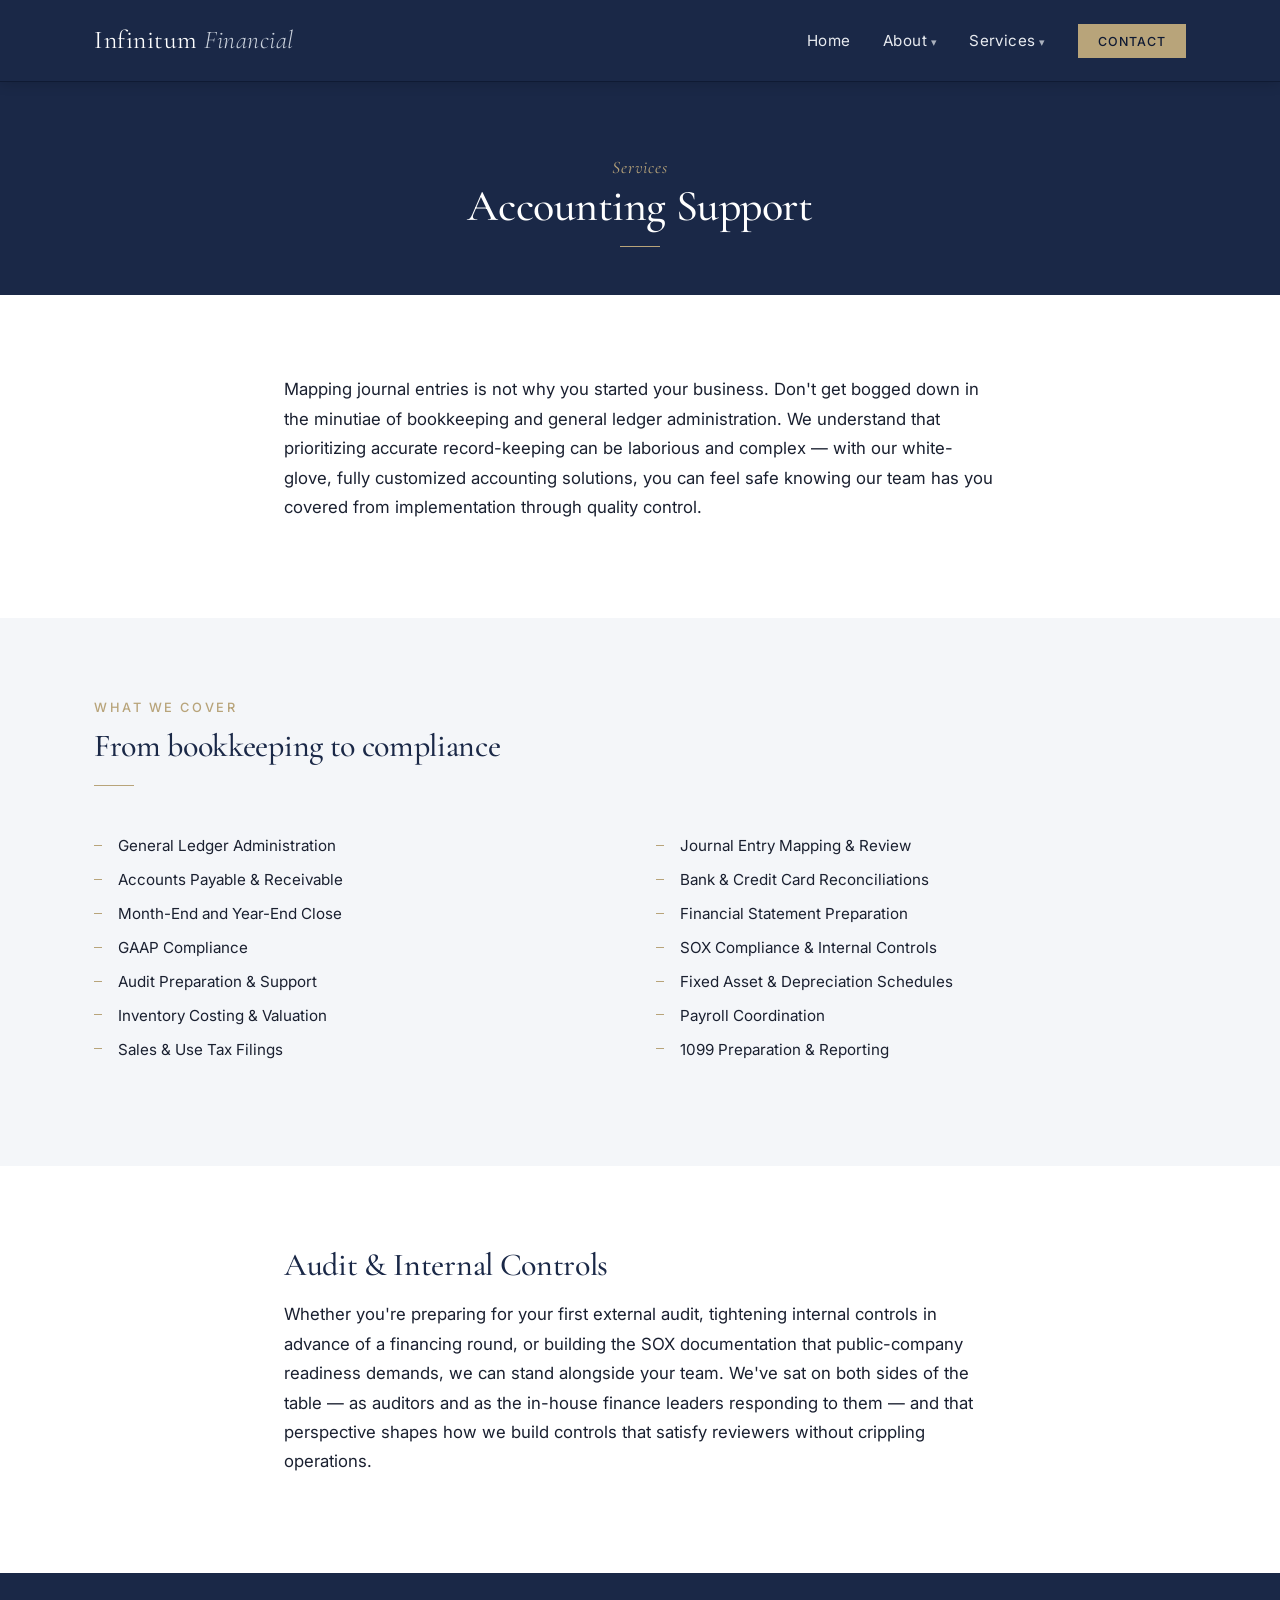
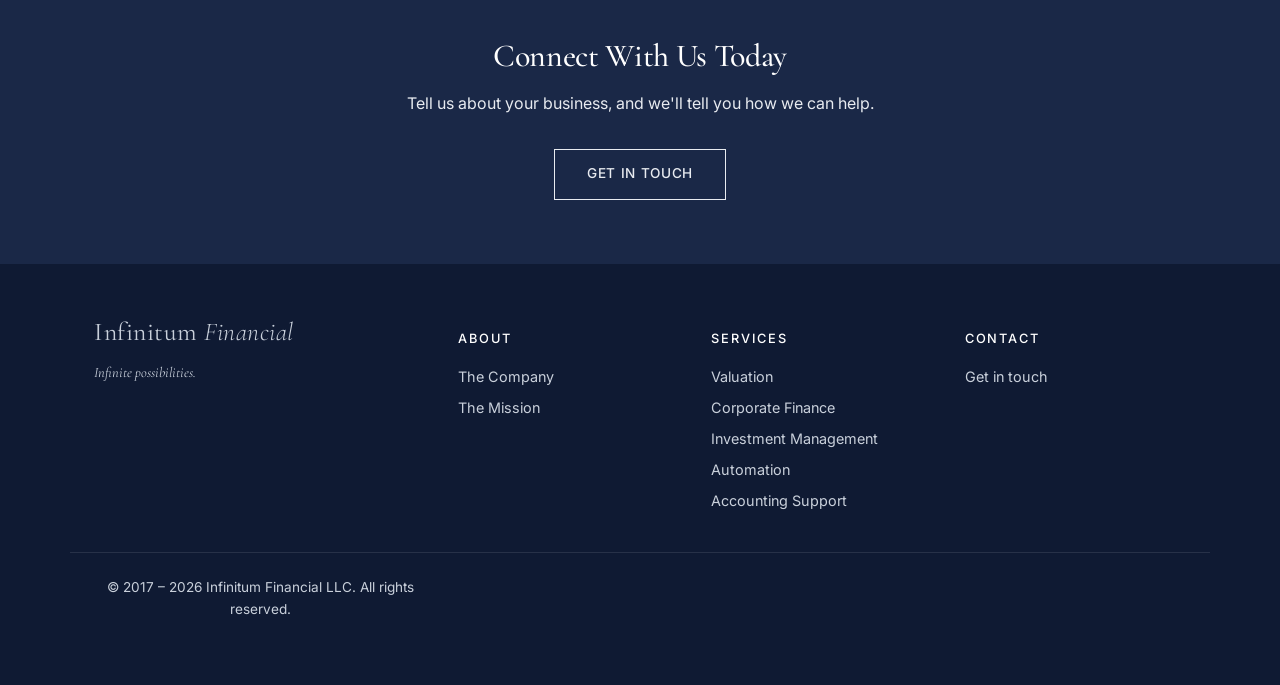
<file: accounting-support.html>
<!DOCTYPE html>
<html lang="en">
<head>
<meta charset="UTF-8">
<meta name="viewport" content="width=device-width, initial-scale=1">
<title>Accounting Support — Infinitum Financial</title>
<meta name="description" content="White-glove bookkeeping, reconciliations, SOX compliance, and audit support.">
<link rel="preconnect" href="https://fonts.googleapis.com">
<link rel="preconnect" href="https://fonts.gstatic.com" crossorigin>
<link href="https://fonts.googleapis.com/css2?family=Cormorant+Garamond:ital,wght@0,400;0,500;1,400;1,500&family=Inter:wght@300;400;500;600&display=swap" rel="stylesheet">
<link rel="stylesheet" href="assets/css/styles.css">
</head>
<body>

<header class="site-header">
  <div class="container">
    <a href="index.html" class="brand">Infinitum<span class="brand-mark"> Financial</span></a>
    <button class="nav-toggle" aria-label="Menu">☰</button>
    <nav class="primary">
      <ul>
        <li><a href="index.html">Home</a></li>
        <li class="has-sub"><a href="the-company.html">About</a>
          <ul>
            <li><a href="the-company.html">The Company</a></li>
            <li><a href="the-mission.html">The Mission</a></li>
          </ul>
        </li>
        <li class="has-sub"><a href="services.html">Services</a>
          <ul>
            <li><a href="valuation-services.html">Valuation Services</a></li>
            <li><a href="automation.html">Automation</a></li>
            <li><a href="corporate-finance.html">Corporate Finance</a></li>
            <li><a href="investment-management.html">Investment Management</a></li>
            <li><a href="accounting-support.html">Accounting Support</a></li>
          </ul>
        </li>
        <li><a href="contact.html" class="nav-cta">Contact</a></li>
      </ul>
    </nav>
  </div>
</header>

<section class="page-header">
  <div class="container">
    <div class="page-eyebrow">Services</div>
    <h1>Accounting Support</h1>
    <div class="divider"></div>
  </div>
</section>

<section>
  <div class="container-narrow prose">
    <p>Mapping journal entries is not why you started your business. Don't get bogged down in the minutiae of bookkeeping and general ledger administration. We understand that prioritizing accurate record-keeping can be laborious and complex — with our white-glove, fully customized accounting solutions, you can feel safe knowing our team has you covered from implementation through quality control.</p>
  </div>
</section>

<section class="alt">
  <div class="container">
    <div class="section-title-block">
      <div class="section-label">What we cover</div>
      <h2>From bookkeeping to compliance</h2>
      <div class="divider"></div>
    </div>
    <ul class="checklist">
      <li>General Ledger Administration</li>
      <li>Journal Entry Mapping &amp; Review</li>
      <li>Accounts Payable &amp; Receivable</li>
      <li>Bank &amp; Credit Card Reconciliations</li>
      <li>Month-End and Year-End Close</li>
      <li>Financial Statement Preparation</li>
      <li>GAAP Compliance</li>
      <li>SOX Compliance &amp; Internal Controls</li>
      <li>Audit Preparation &amp; Support</li>
      <li>Fixed Asset &amp; Depreciation Schedules</li>
      <li>Inventory Costing &amp; Valuation</li>
      <li>Payroll Coordination</li>
      <li>Sales &amp; Use Tax Filings</li>
      <li>1099 Preparation &amp; Reporting</li>
    </ul>
  </div>
</section>

<section>
  <div class="container-narrow prose">
    <h2>Audit &amp; Internal Controls</h2>
    <p>Whether you're preparing for your first external audit, tightening internal controls in advance of a financing round, or building the SOX documentation that public-company readiness demands, we can stand alongside your team. We've sat on both sides of the table — as auditors and as the in-house finance leaders responding to them — and that perspective shapes how we build controls that satisfy reviewers without crippling operations.</p>
  </div>
</section>

<section class="cta-strip">
  <div class="container">
    <h2>Connect With Us Today</h2>
    <p>Tell us about your business, and we'll tell you how we can help.</p>
    <a href="contact.html" class="btn btn-outline">Get In Touch</a>
  </div>
</section>

<footer class="site-footer">
  <div class="container">
    <div>
      <a href="index.html" class="brand">Infinitum<span class="brand-mark"> Financial</span></a>
      <div class="footer-brand-tagline">Infinite possibilities.</div>
    </div>
    <div>
      <h4>About</h4>
      <ul>
        <li><a href="the-company.html">The Company</a></li>
        <li><a href="the-mission.html">The Mission</a></li>
      </ul>
    </div>
    <div>
      <h4>Services</h4>
      <ul>
        <li><a href="valuation-services.html">Valuation</a></li>
        <li><a href="corporate-finance.html">Corporate Finance</a></li>
        <li><a href="investment-management.html">Investment Management</a></li>
        <li><a href="automation.html">Automation</a></li>
        <li><a href="accounting-support.html">Accounting Support</a></li>
      </ul>
    </div>
    <div>
      <h4>Contact</h4>
      <ul>
        <li><a href="contact.html">Get in touch</a></li>
      </ul>
    </div>
  </div>
  <div class="container footer-bottom">
    © 2017 – 2026 Infinitum Financial LLC. All rights reserved.
  </div>
</footer>

<script src="assets/js/site.js"></script>
</body>
</html>
</file>
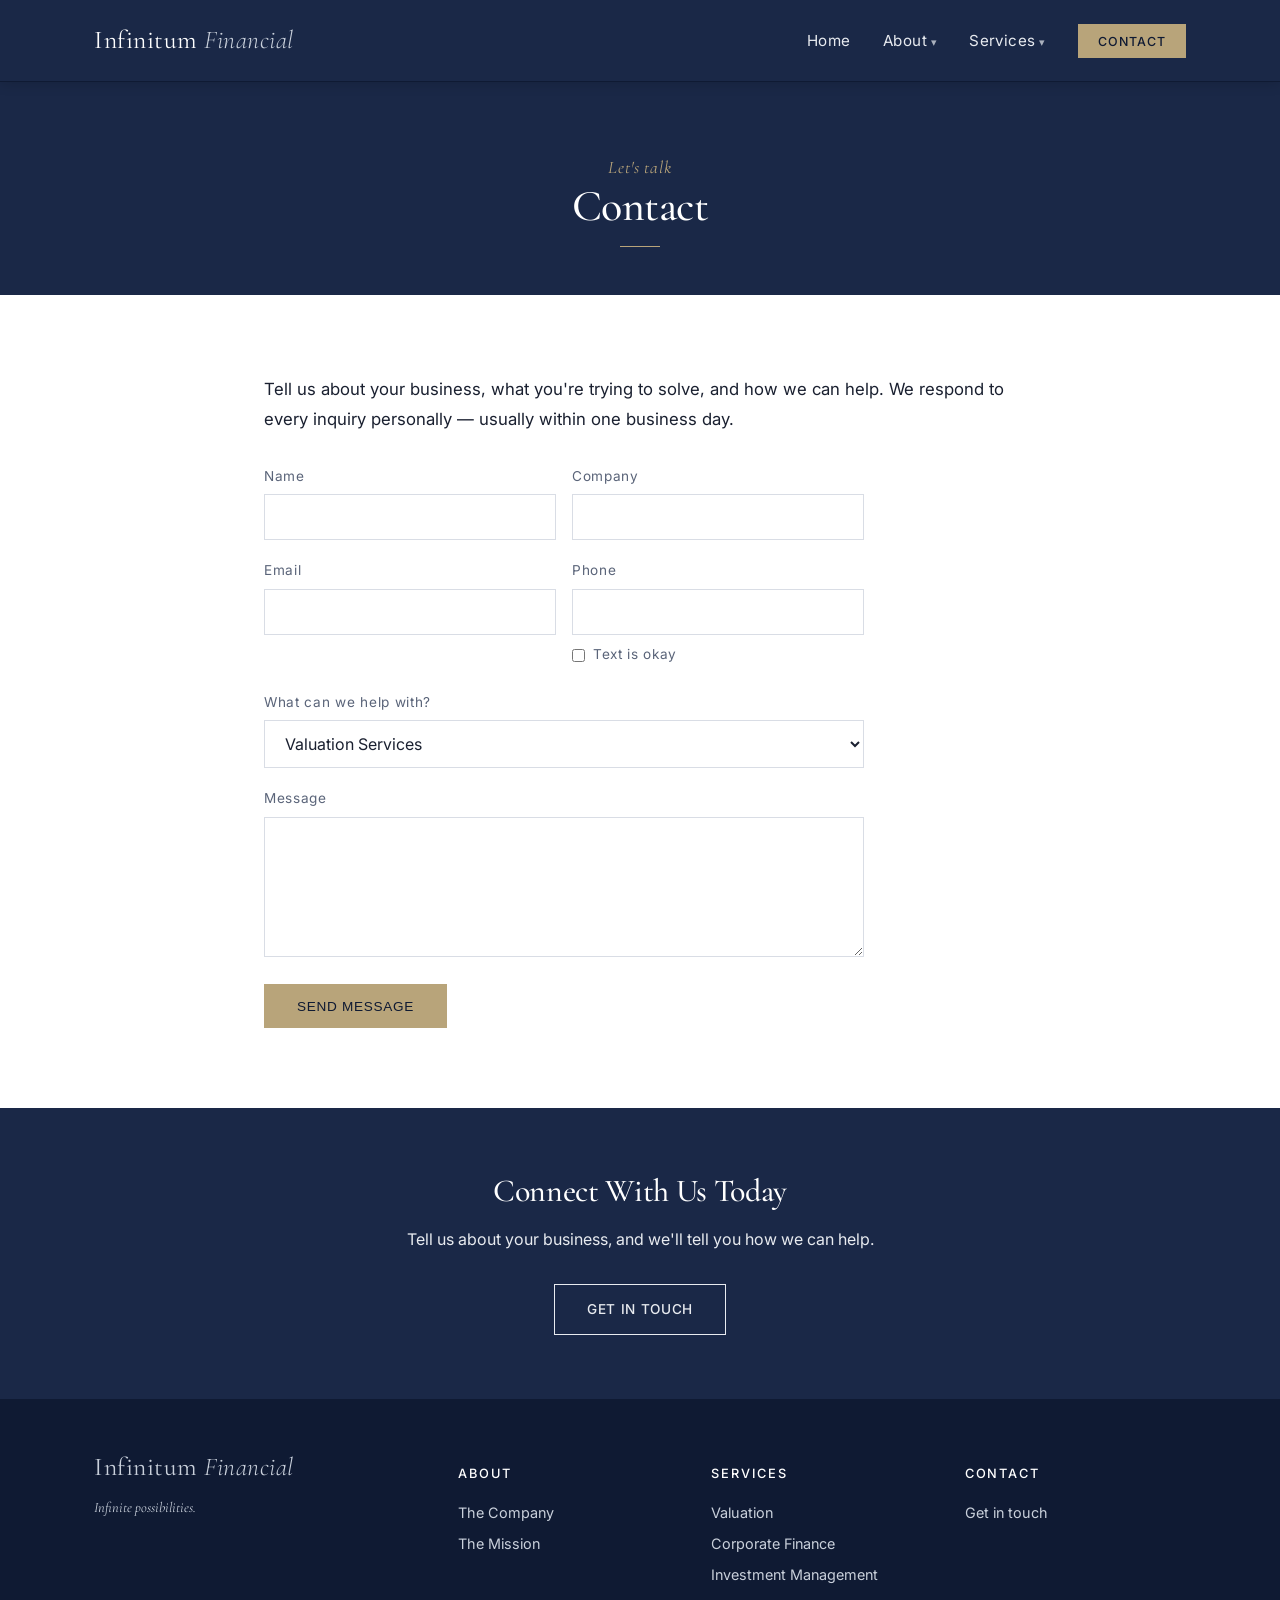
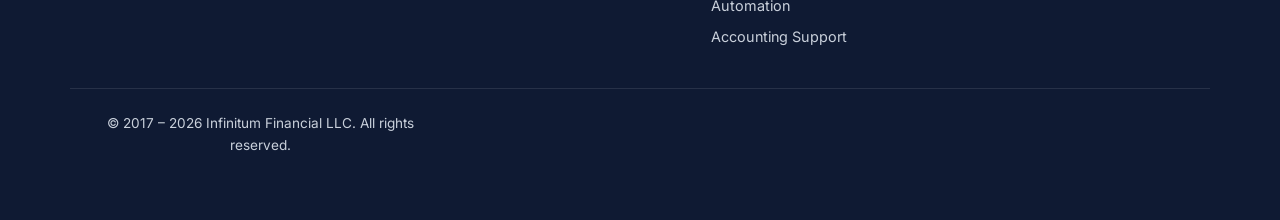
<file: contact.html>
<!DOCTYPE html>
<html lang="en">
<head>
<meta charset="UTF-8">
<meta name="viewport" content="width=device-width, initial-scale=1">
<title>Contact — Infinitum Financial</title>
<meta name="description" content="Get in touch with Infinitum Financial.">
<link rel="preconnect" href="https://fonts.googleapis.com">
<link rel="preconnect" href="https://fonts.gstatic.com" crossorigin>
<link href="https://fonts.googleapis.com/css2?family=Cormorant+Garamond:ital,wght@0,400;0,500;1,400;1,500&family=Inter:wght@300;400;500;600&display=swap" rel="stylesheet">
<link rel="stylesheet" href="assets/css/styles.css">
</head>
<body>

<header class="site-header">
  <div class="container">
    <a href="index.html" class="brand">Infinitum<span class="brand-mark"> Financial</span></a>
    <button class="nav-toggle" aria-label="Menu">☰</button>
    <nav class="primary">
      <ul>
        <li><a href="index.html">Home</a></li>
        <li class="has-sub"><a href="the-company.html">About</a>
          <ul>
            <li><a href="the-company.html">The Company</a></li>
            <li><a href="the-mission.html">The Mission</a></li>
          </ul>
        </li>
        <li class="has-sub"><a href="services.html">Services</a>
          <ul>
            <li><a href="valuation-services.html">Valuation Services</a></li>
            <li><a href="automation.html">Automation</a></li>
            <li><a href="corporate-finance.html">Corporate Finance</a></li>
            <li><a href="investment-management.html">Investment Management</a></li>
            <li><a href="accounting-support.html">Accounting Support</a></li>
          </ul>
        </li>
        <li><a href="contact.html" class="nav-cta">Contact</a></li>
      </ul>
    </nav>
  </div>
</header>

<section class="page-header">
  <div class="container">
    <div class="page-eyebrow">Let's talk</div>
    <h1>Contact</h1>
    <div class="divider"></div>
  </div>
</section>

<section>
  <div class="container-narrow">
    <div class="prose">
      <p>Tell us about your business, what you're trying to solve, and how we can help. We respond to every inquiry personally — usually within one business day.</p>
    </div>
    <form class="contact-form" id="contact-form" action="https://formspree.io/f/YOUR_FORM_ID" method="POST" novalidate>
      <div class="form-row">
        <div>
          <label for="name">Name</label>
          <input type="text" id="name" name="name" required>
        </div>
        <div>
          <label for="company">Company</label>
          <input type="text" id="company" name="company">
        </div>
      </div>
      <div class="form-row">
        <div>
          <label for="email">Email</label>
          <input type="email" id="email" name="email" autocomplete="email">
        </div>
        <div>
          <label for="phone">Phone</label>
          <input type="tel" id="phone" name="phone" autocomplete="tel">
          <label class="check-inline" for="text-ok">
            <input type="checkbox" id="text-ok" name="text_ok">
            <span>Text is okay</span>
          </label>
        </div>
      </div>
      <div>
        <label for="topic">What can we help with?</label>
        <select id="topic" name="topic">
          <option>Valuation Services</option>
          <option>Corporate Finance</option>
          <option>Investment Management</option>
          <option>Automation</option>
          <option>Accounting Support</option>
          <option>General Inquiry</option>
        </select>
      </div>
      <div>
        <label for="message">Message</label>
        <textarea id="message" name="message" required></textarea>
      </div>
      <div class="form-error" id="form-error" hidden>Please provide either an email or a phone number.</div>
      <div>
        <button type="submit" class="btn">Send Message</button>
      </div>
    </form>
  </div>
</section>

<section class="cta-strip">
  <div class="container">
    <h2>Connect With Us Today</h2>
    <p>Tell us about your business, and we'll tell you how we can help.</p>
    <a href="contact.html" class="btn btn-outline">Get In Touch</a>
  </div>
</section>

<footer class="site-footer">
  <div class="container">
    <div>
      <a href="index.html" class="brand">Infinitum<span class="brand-mark"> Financial</span></a>
      <div class="footer-brand-tagline">Infinite possibilities.</div>
    </div>
    <div>
      <h4>About</h4>
      <ul>
        <li><a href="the-company.html">The Company</a></li>
        <li><a href="the-mission.html">The Mission</a></li>
      </ul>
    </div>
    <div>
      <h4>Services</h4>
      <ul>
        <li><a href="valuation-services.html">Valuation</a></li>
        <li><a href="corporate-finance.html">Corporate Finance</a></li>
        <li><a href="investment-management.html">Investment Management</a></li>
        <li><a href="automation.html">Automation</a></li>
        <li><a href="accounting-support.html">Accounting Support</a></li>
      </ul>
    </div>
    <div>
      <h4>Contact</h4>
      <ul>
        <li><a href="contact.html">Get in touch</a></li>
      </ul>
    </div>
  </div>
  <div class="container footer-bottom">
    © 2017 – 2026 Infinitum Financial LLC. All rights reserved.
  </div>
</footer>

<script src="assets/js/site.js"></script>
</body>
</html>
</file>
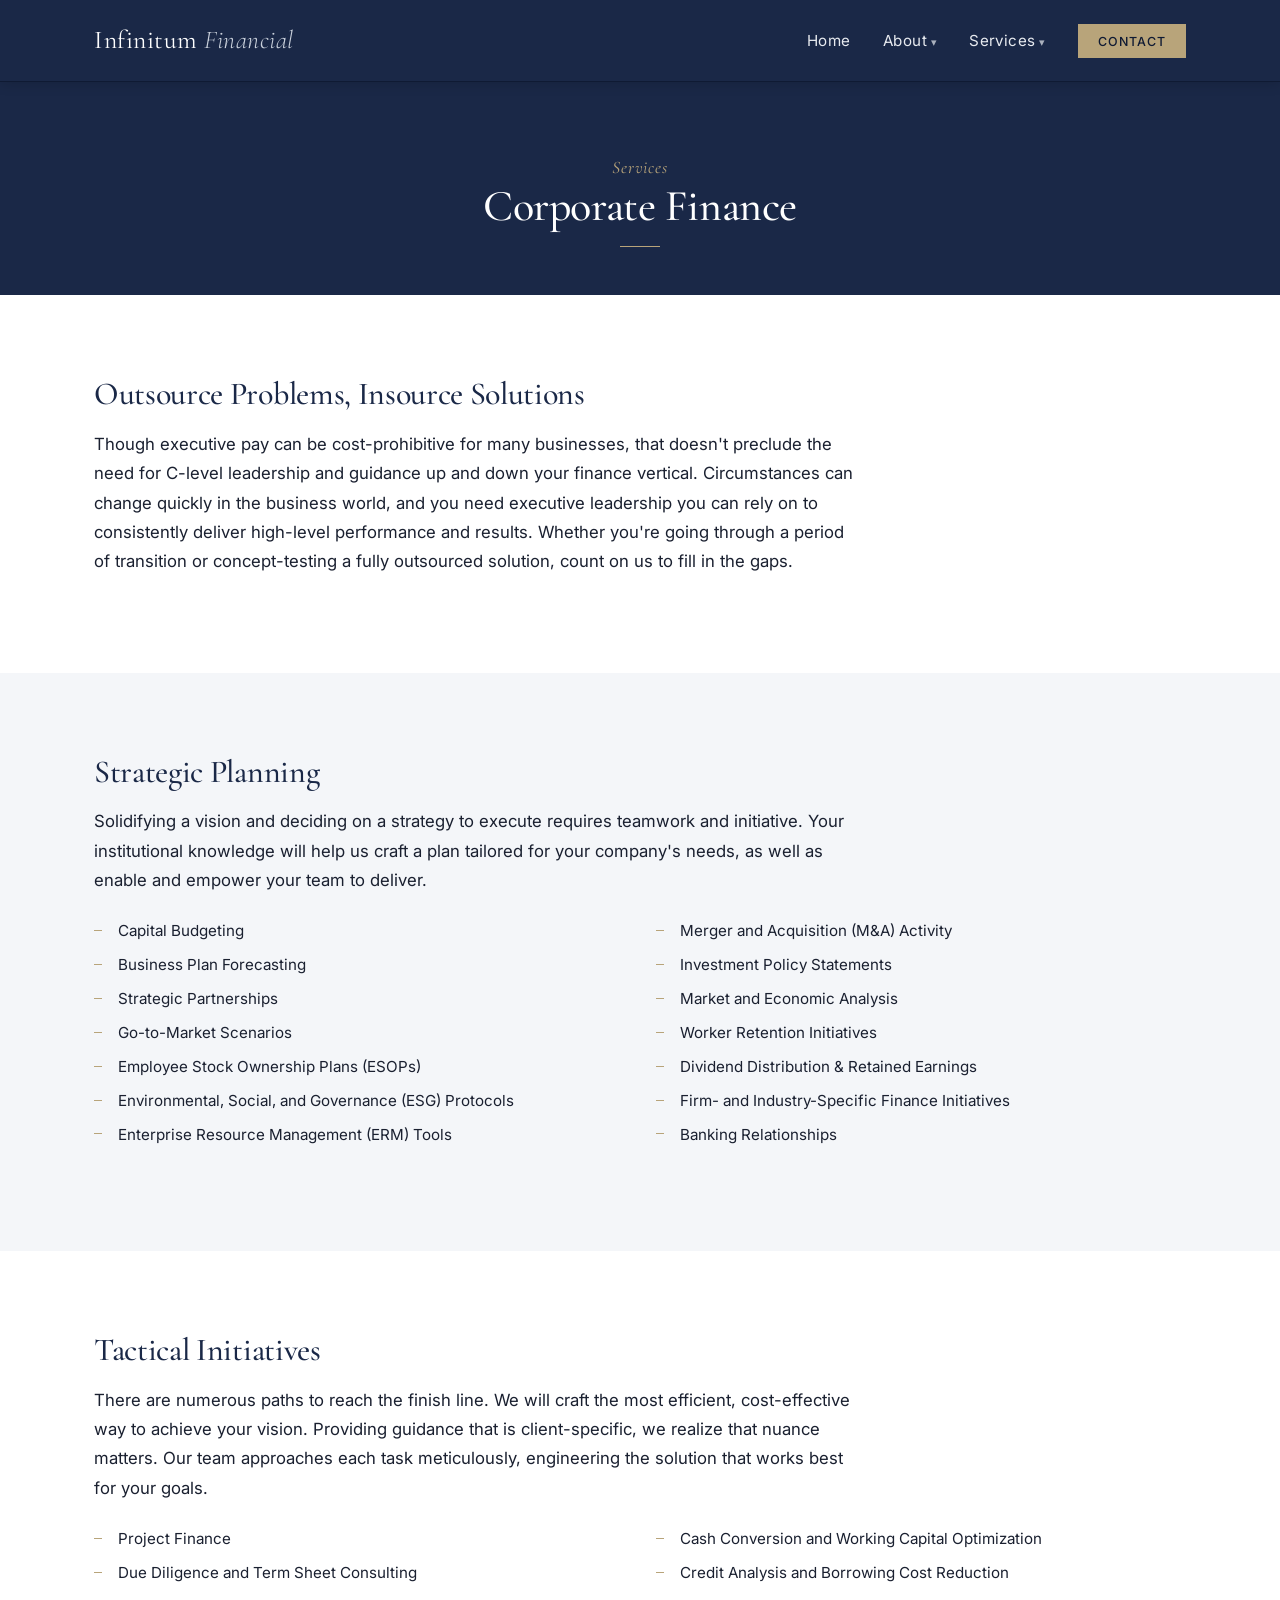
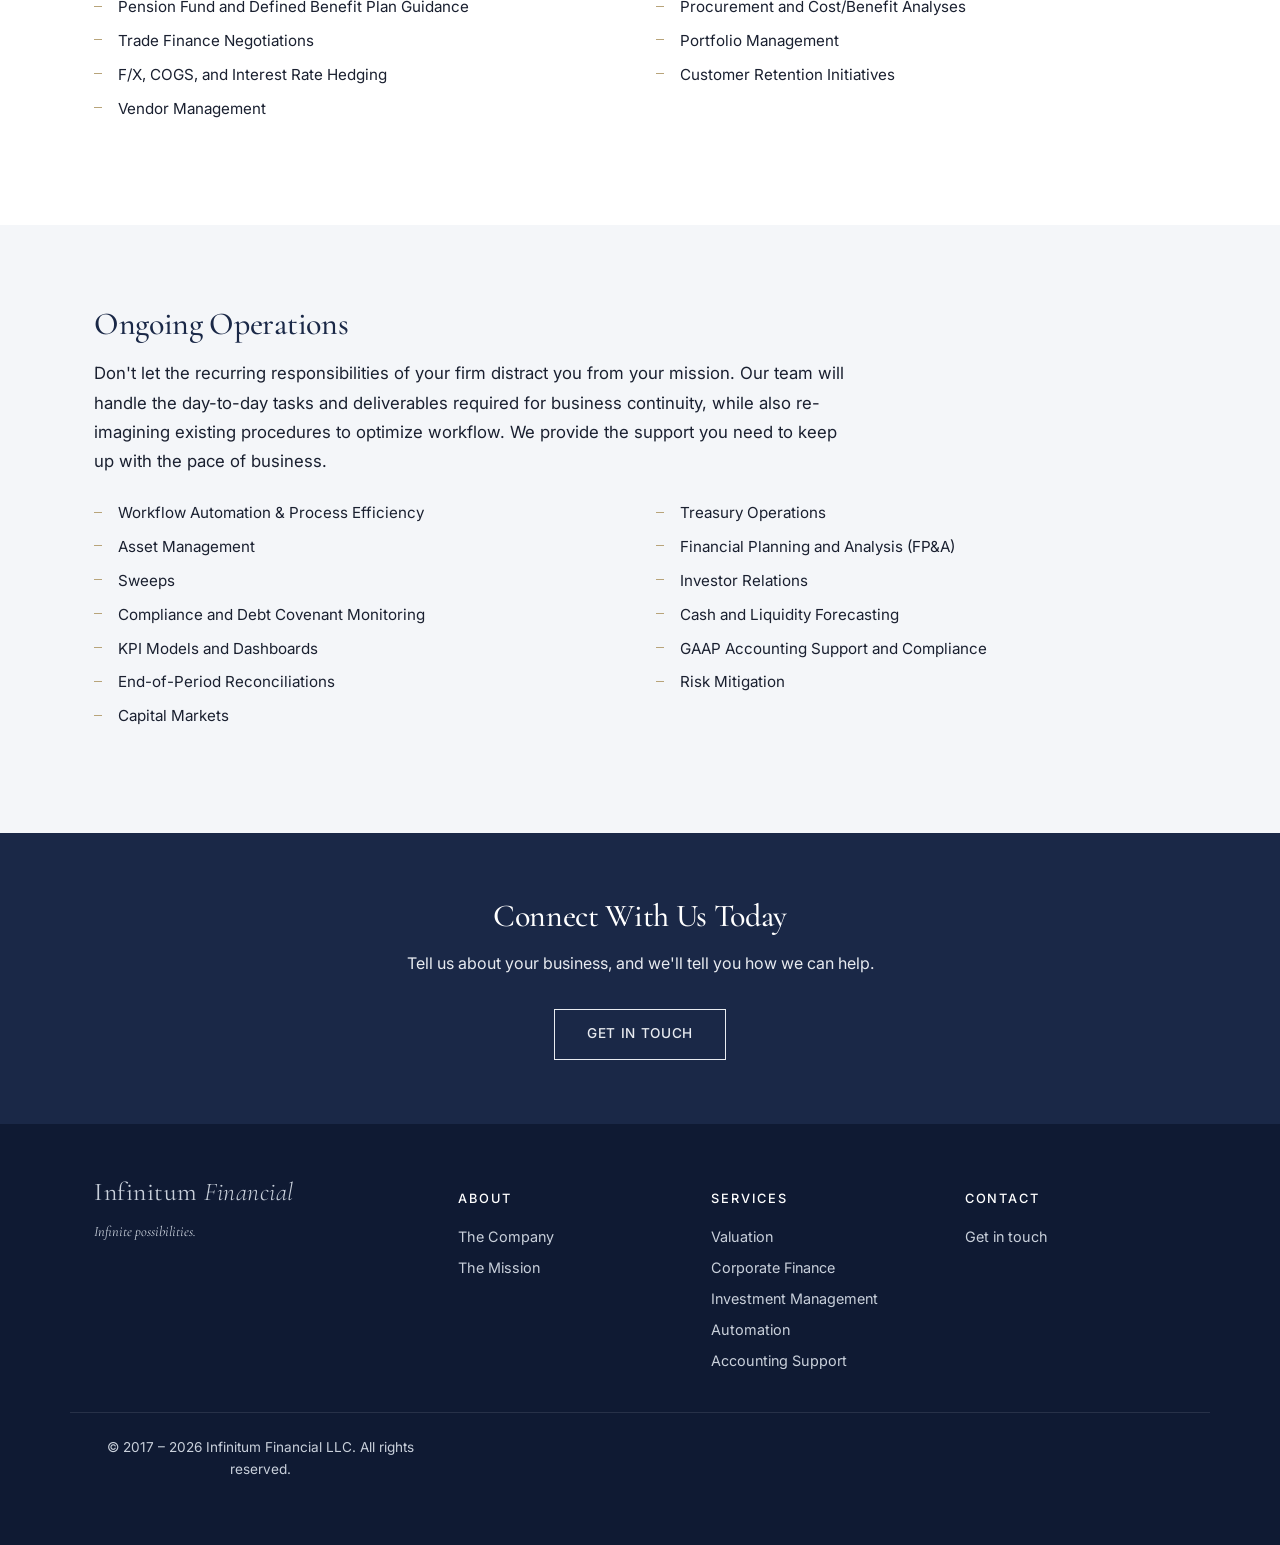
<file: corporate-finance.html>
<!DOCTYPE html>
<html lang="en">
<head>
<meta charset="UTF-8">
<meta name="viewport" content="width=device-width, initial-scale=1">
<title>Corporate Finance — Infinitum Financial</title>
<meta name="description" content="Outsourced senior finance leadership: strategy, tactics, and ongoing operations.">
<link rel="preconnect" href="https://fonts.googleapis.com">
<link rel="preconnect" href="https://fonts.gstatic.com" crossorigin>
<link href="https://fonts.googleapis.com/css2?family=Cormorant+Garamond:ital,wght@0,400;0,500;1,400;1,500&family=Inter:wght@300;400;500;600&display=swap" rel="stylesheet">
<link rel="stylesheet" href="assets/css/styles.css">
</head>
<body>

<header class="site-header">
  <div class="container">
    <a href="index.html" class="brand">Infinitum<span class="brand-mark"> Financial</span></a>
    <button class="nav-toggle" aria-label="Menu">☰</button>
    <nav class="primary">
      <ul>
        <li><a href="index.html">Home</a></li>
        <li class="has-sub"><a href="the-company.html">About</a>
          <ul>
            <li><a href="the-company.html">The Company</a></li>
            <li><a href="the-mission.html">The Mission</a></li>
          </ul>
        </li>
        <li class="has-sub"><a href="services.html">Services</a>
          <ul>
            <li><a href="valuation-services.html">Valuation Services</a></li>
            <li><a href="automation.html">Automation</a></li>
            <li><a href="corporate-finance.html">Corporate Finance</a></li>
            <li><a href="investment-management.html">Investment Management</a></li>
            <li><a href="accounting-support.html">Accounting Support</a></li>
          </ul>
        </li>
        <li><a href="contact.html" class="nav-cta">Contact</a></li>
      </ul>
    </nav>
  </div>
</header>

<section class="page-header">
  <div class="container">
    <div class="page-eyebrow">Services</div>
    <h1>Corporate Finance</h1>
    <div class="divider"></div>
  </div>
</section>

<section>
  <div class="container">
    <div class="prose">
      <h2>Outsource Problems, Insource Solutions</h2>
      <p>Though executive pay can be cost-prohibitive for many businesses, that doesn't preclude the need for C-level leadership and guidance up and down your finance vertical. Circumstances can change quickly in the business world, and you need executive leadership you can rely on to consistently deliver high-level performance and results. Whether you're going through a period of transition or concept-testing a fully outsourced solution, count on us to fill in the gaps.</p>
    </div>
  </div>
</section>

<section class="alt">
  <div class="container">
    <div class="prose">
      <h2>Strategic Planning</h2>
      <p>Solidifying a vision and deciding on a strategy to execute requires teamwork and initiative. Your institutional knowledge will help us craft a plan tailored for your company's needs, as well as enable and empower your team to deliver.</p>
    </div>
    <ul class="checklist">
      <li>Capital Budgeting</li>
      <li>Merger and Acquisition (M&amp;A) Activity</li>
      <li>Business Plan Forecasting</li>
      <li>Investment Policy Statements</li>
      <li>Strategic Partnerships</li>
      <li>Market and Economic Analysis</li>
      <li>Go-to-Market Scenarios</li>
      <li>Worker Retention Initiatives</li>
      <li>Employee Stock Ownership Plans (ESOPs)</li>
      <li>Dividend Distribution &amp; Retained Earnings</li>
      <li>Environmental, Social, and Governance (ESG) Protocols</li>
      <li>Firm- and Industry-Specific Finance Initiatives</li>
      <li>Enterprise Resource Management (ERM) Tools</li>
      <li>Banking Relationships</li>
    </ul>
  </div>
</section>

<section>
  <div class="container">
    <div class="prose">
      <h2>Tactical Initiatives</h2>
      <p>There are numerous paths to reach the finish line. We will craft the most efficient, cost-effective way to achieve your vision. Providing guidance that is client-specific, we realize that nuance matters. Our team approaches each task meticulously, engineering the solution that works best for your goals.</p>
    </div>
    <ul class="checklist">
      <li>Project Finance</li>
      <li>Cash Conversion and Working Capital Optimization</li>
      <li>Due Diligence and Term Sheet Consulting</li>
      <li>Credit Analysis and Borrowing Cost Reduction</li>
      <li>Pension Fund and Defined Benefit Plan Guidance</li>
      <li>Procurement and Cost/Benefit Analyses</li>
      <li>Trade Finance Negotiations</li>
      <li>Portfolio Management</li>
      <li>F/X, COGS, and Interest Rate Hedging</li>
      <li>Customer Retention Initiatives</li>
      <li>Vendor Management</li>
    </ul>
  </div>
</section>

<section class="alt">
  <div class="container">
    <div class="prose">
      <h2>Ongoing Operations</h2>
      <p>Don't let the recurring responsibilities of your firm distract you from your mission. Our team will handle the day-to-day tasks and deliverables required for business continuity, while also re-imagining existing procedures to optimize workflow. We provide the support you need to keep up with the pace of business.</p>
    </div>
    <ul class="checklist">
      <li>Workflow Automation &amp; Process Efficiency</li>
      <li>Treasury Operations</li>
      <li>Asset Management</li>
      <li>Financial Planning and Analysis (FP&amp;A)</li>
      <li>Sweeps</li>
      <li>Investor Relations</li>
      <li>Compliance and Debt Covenant Monitoring</li>
      <li>Cash and Liquidity Forecasting</li>
      <li>KPI Models and Dashboards</li>
      <li>GAAP Accounting Support and Compliance</li>
      <li>End-of-Period Reconciliations</li>
      <li>Risk Mitigation</li>
      <li>Capital Markets</li>
    </ul>
  </div>
</section>

<section class="cta-strip">
  <div class="container">
    <h2>Connect With Us Today</h2>
    <p>Tell us about your business, and we'll tell you how we can help.</p>
    <a href="contact.html" class="btn btn-outline">Get In Touch</a>
  </div>
</section>

<footer class="site-footer">
  <div class="container">
    <div>
      <a href="index.html" class="brand">Infinitum<span class="brand-mark"> Financial</span></a>
      <div class="footer-brand-tagline">Infinite possibilities.</div>
    </div>
    <div>
      <h4>About</h4>
      <ul>
        <li><a href="the-company.html">The Company</a></li>
        <li><a href="the-mission.html">The Mission</a></li>
      </ul>
    </div>
    <div>
      <h4>Services</h4>
      <ul>
        <li><a href="valuation-services.html">Valuation</a></li>
        <li><a href="corporate-finance.html">Corporate Finance</a></li>
        <li><a href="investment-management.html">Investment Management</a></li>
        <li><a href="automation.html">Automation</a></li>
        <li><a href="accounting-support.html">Accounting Support</a></li>
      </ul>
    </div>
    <div>
      <h4>Contact</h4>
      <ul>
        <li><a href="contact.html">Get in touch</a></li>
      </ul>
    </div>
  </div>
  <div class="container footer-bottom">
    © 2017 – 2026 Infinitum Financial LLC. All rights reserved.
  </div>
</footer>

<script src="assets/js/site.js"></script>
</body>
</html>
</file>
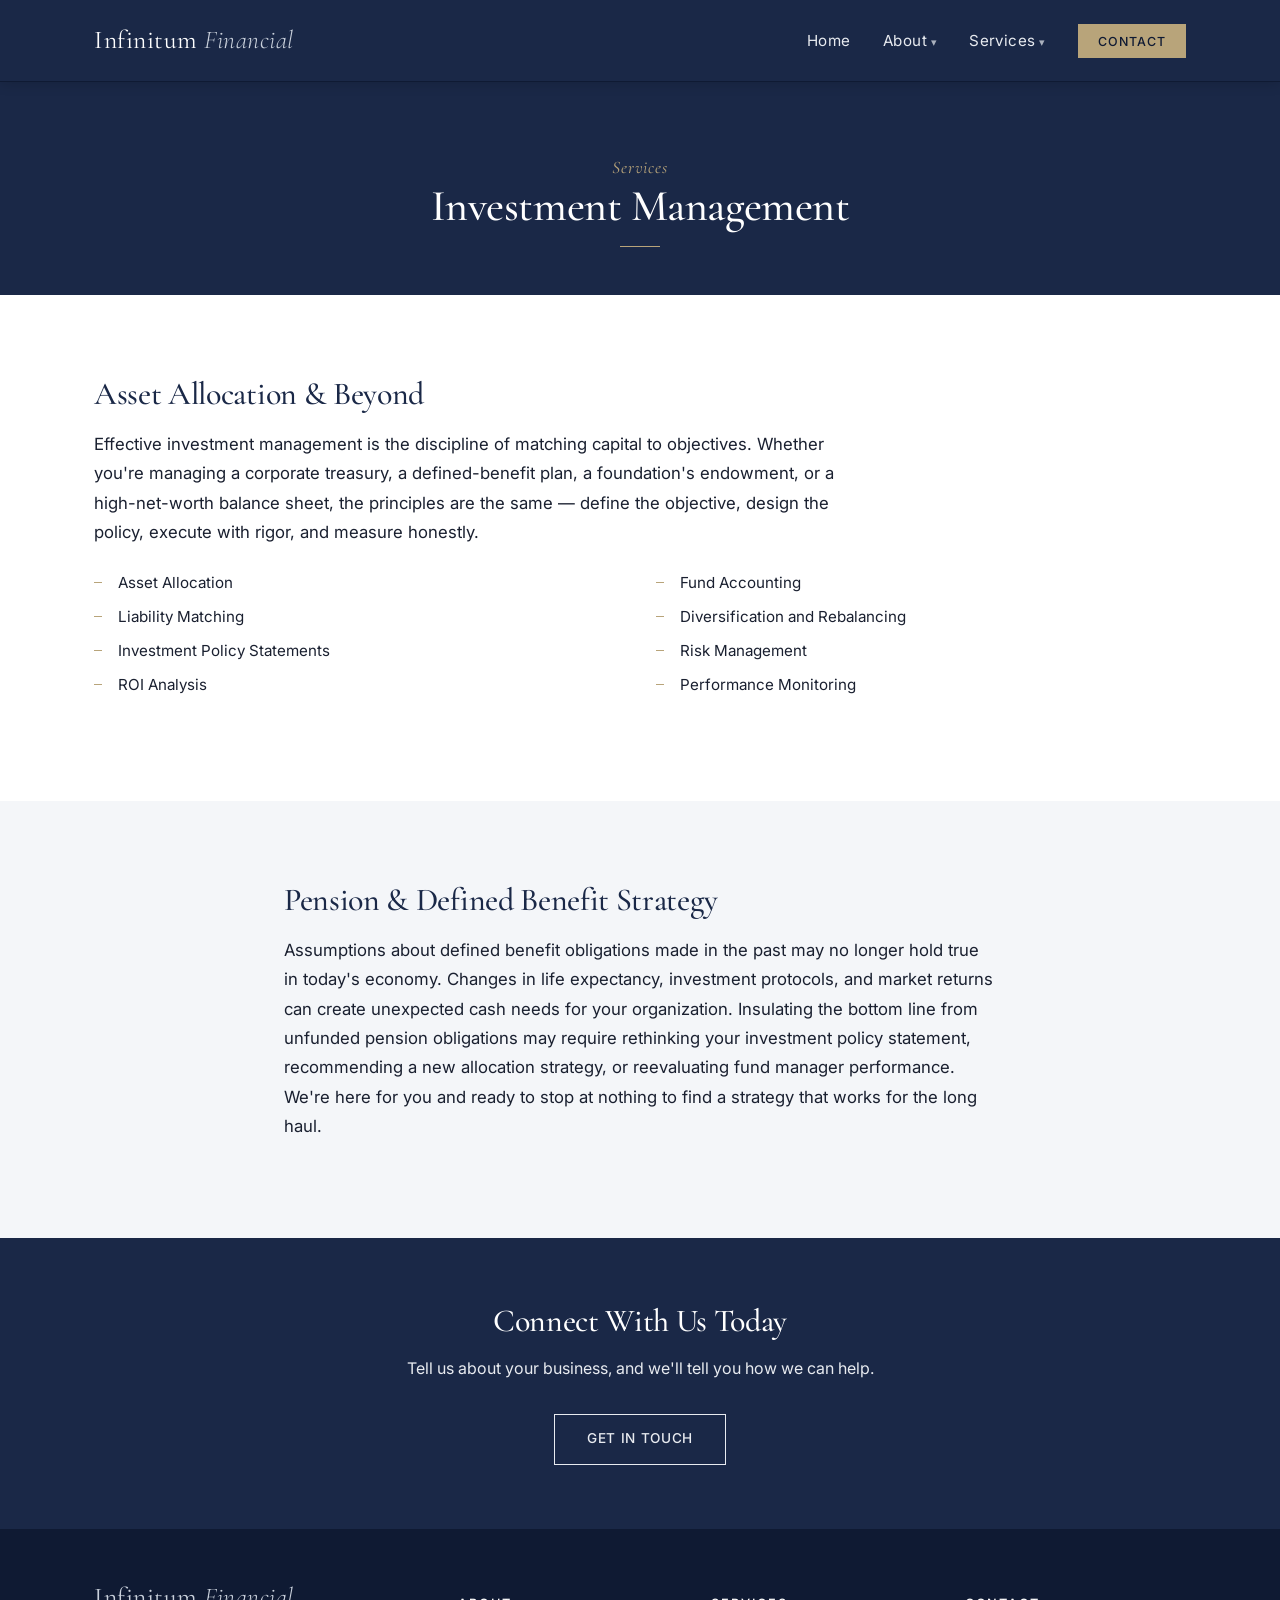
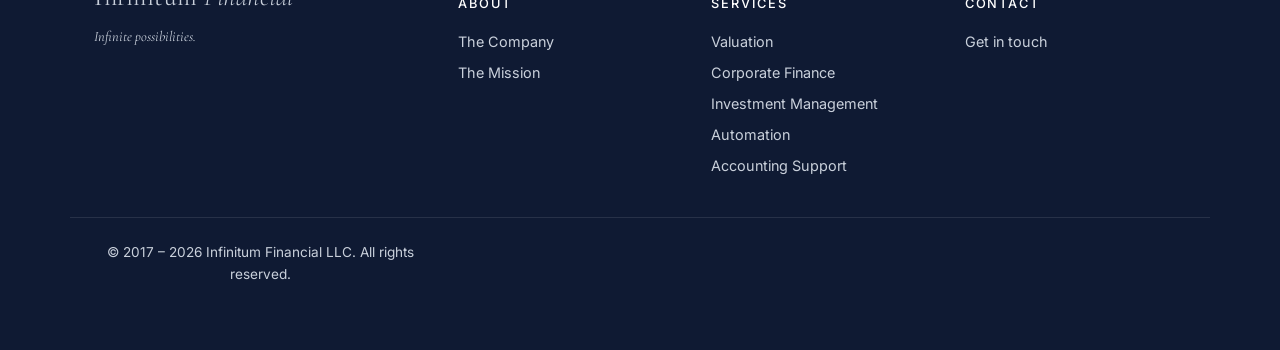
<file: investment-management.html>
<!DOCTYPE html>
<html lang="en">
<head>
<meta charset="UTF-8">
<meta name="viewport" content="width=device-width, initial-scale=1">
<title>Investment Management — Infinitum Financial</title>
<meta name="description" content="Asset allocation, fund accounting, policy design, and performance monitoring.">
<link rel="preconnect" href="https://fonts.googleapis.com">
<link rel="preconnect" href="https://fonts.gstatic.com" crossorigin>
<link href="https://fonts.googleapis.com/css2?family=Cormorant+Garamond:ital,wght@0,400;0,500;1,400;1,500&family=Inter:wght@300;400;500;600&display=swap" rel="stylesheet">
<link rel="stylesheet" href="assets/css/styles.css">
</head>
<body>

<header class="site-header">
  <div class="container">
    <a href="index.html" class="brand">Infinitum<span class="brand-mark"> Financial</span></a>
    <button class="nav-toggle" aria-label="Menu">☰</button>
    <nav class="primary">
      <ul>
        <li><a href="index.html">Home</a></li>
        <li class="has-sub"><a href="the-company.html">About</a>
          <ul>
            <li><a href="the-company.html">The Company</a></li>
            <li><a href="the-mission.html">The Mission</a></li>
          </ul>
        </li>
        <li class="has-sub"><a href="services.html">Services</a>
          <ul>
            <li><a href="valuation-services.html">Valuation Services</a></li>
            <li><a href="automation.html">Automation</a></li>
            <li><a href="corporate-finance.html">Corporate Finance</a></li>
            <li><a href="investment-management.html">Investment Management</a></li>
            <li><a href="accounting-support.html">Accounting Support</a></li>
          </ul>
        </li>
        <li><a href="contact.html" class="nav-cta">Contact</a></li>
      </ul>
    </nav>
  </div>
</header>

<section class="page-header">
  <div class="container">
    <div class="page-eyebrow">Services</div>
    <h1>Investment Management</h1>
    <div class="divider"></div>
  </div>
</section>

<section>
  <div class="container">
    <div class="prose">
      <h2>Asset Allocation &amp; Beyond</h2>
      <p>Effective investment management is the discipline of matching capital to objectives. Whether you're managing a corporate treasury, a defined-benefit plan, a foundation's endowment, or a high-net-worth balance sheet, the principles are the same — define the objective, design the policy, execute with rigor, and measure honestly.</p>
    </div>
    <ul class="checklist">
      <li>Asset Allocation</li>
      <li>Fund Accounting</li>
      <li>Liability Matching</li>
      <li>Diversification and Rebalancing</li>
      <li>Investment Policy Statements</li>
      <li>Risk Management</li>
      <li>ROI Analysis</li>
      <li>Performance Monitoring</li>
    </ul>
  </div>
</section>

<section class="alt">
  <div class="container-narrow prose">
    <h2>Pension &amp; Defined Benefit Strategy</h2>
    <p>Assumptions about defined benefit obligations made in the past may no longer hold true in today's economy. Changes in life expectancy, investment protocols, and market returns can create unexpected cash needs for your organization. Insulating the bottom line from unfunded pension obligations may require rethinking your investment policy statement, recommending a new allocation strategy, or reevaluating fund manager performance. We're here for you and ready to stop at nothing to find a strategy that works for the long haul.</p>
  </div>
</section>

<section class="cta-strip">
  <div class="container">
    <h2>Connect With Us Today</h2>
    <p>Tell us about your business, and we'll tell you how we can help.</p>
    <a href="contact.html" class="btn btn-outline">Get In Touch</a>
  </div>
</section>

<footer class="site-footer">
  <div class="container">
    <div>
      <a href="index.html" class="brand">Infinitum<span class="brand-mark"> Financial</span></a>
      <div class="footer-brand-tagline">Infinite possibilities.</div>
    </div>
    <div>
      <h4>About</h4>
      <ul>
        <li><a href="the-company.html">The Company</a></li>
        <li><a href="the-mission.html">The Mission</a></li>
      </ul>
    </div>
    <div>
      <h4>Services</h4>
      <ul>
        <li><a href="valuation-services.html">Valuation</a></li>
        <li><a href="corporate-finance.html">Corporate Finance</a></li>
        <li><a href="investment-management.html">Investment Management</a></li>
        <li><a href="automation.html">Automation</a></li>
        <li><a href="accounting-support.html">Accounting Support</a></li>
      </ul>
    </div>
    <div>
      <h4>Contact</h4>
      <ul>
        <li><a href="contact.html">Get in touch</a></li>
      </ul>
    </div>
  </div>
  <div class="container footer-bottom">
    © 2017 – 2026 Infinitum Financial LLC. All rights reserved.
  </div>
</footer>

<script src="assets/js/site.js"></script>
</body>
</html>
</file>
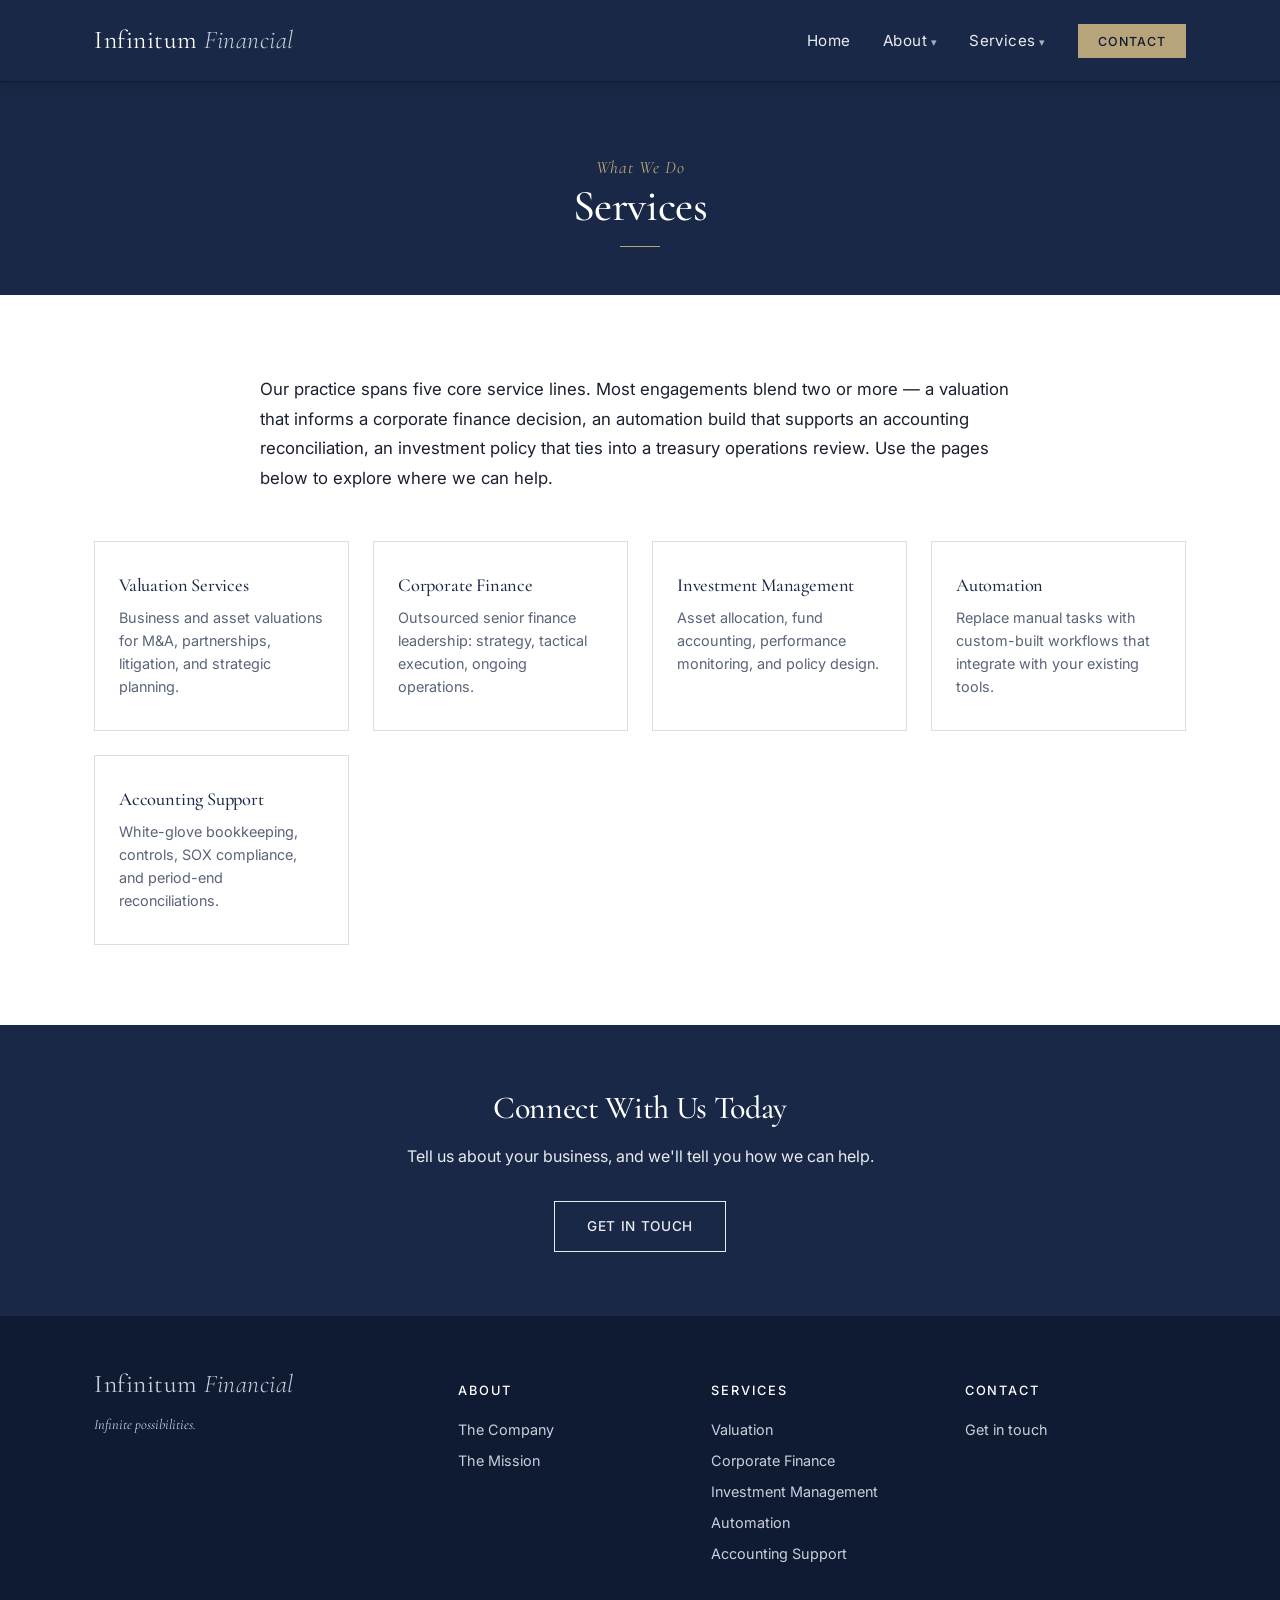
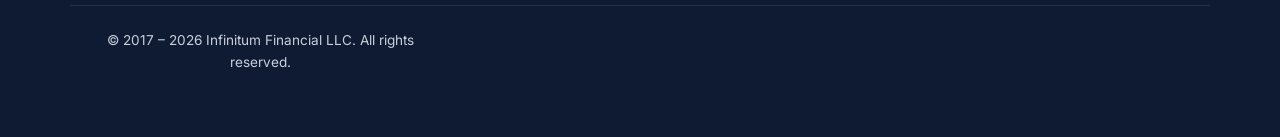
<file: services.html>
<!DOCTYPE html>
<html lang="en">
<head>
<meta charset="UTF-8">
<meta name="viewport" content="width=device-width, initial-scale=1">
<title>Services — Infinitum Financial</title>
<meta name="description" content="Valuation, corporate finance, investment management, automation, and accounting.">
<link rel="preconnect" href="https://fonts.googleapis.com">
<link rel="preconnect" href="https://fonts.gstatic.com" crossorigin>
<link href="https://fonts.googleapis.com/css2?family=Cormorant+Garamond:ital,wght@0,400;0,500;1,400;1,500&family=Inter:wght@300;400;500;600&display=swap" rel="stylesheet">
<link rel="stylesheet" href="assets/css/styles.css">
</head>
<body>

<header class="site-header">
  <div class="container">
    <a href="index.html" class="brand">Infinitum<span class="brand-mark"> Financial</span></a>
    <button class="nav-toggle" aria-label="Menu">☰</button>
    <nav class="primary">
      <ul>
        <li><a href="index.html">Home</a></li>
        <li class="has-sub"><a href="the-company.html">About</a>
          <ul>
            <li><a href="the-company.html">The Company</a></li>
            <li><a href="the-mission.html">The Mission</a></li>
          </ul>
        </li>
        <li class="has-sub"><a href="services.html">Services</a>
          <ul>
            <li><a href="valuation-services.html">Valuation Services</a></li>
            <li><a href="automation.html">Automation</a></li>
            <li><a href="corporate-finance.html">Corporate Finance</a></li>
            <li><a href="investment-management.html">Investment Management</a></li>
            <li><a href="accounting-support.html">Accounting Support</a></li>
          </ul>
        </li>
        <li><a href="contact.html" class="nav-cta">Contact</a></li>
      </ul>
    </nav>
  </div>
</header>

<section class="page-header">
  <div class="container">
    <div class="page-eyebrow">What We Do</div>
    <h1>Services</h1>
    <div class="divider"></div>
  </div>
</section>

<section>
  <div class="container">
    <div class="prose" style="margin: 0 auto 3rem;">
      <p>Our practice spans five core service lines. Most engagements blend two or more — a valuation that informs a corporate finance decision, an automation build that supports an accounting reconciliation, an investment policy that ties into a treasury operations review. Use the pages below to explore where we can help.</p>
    </div>
    <div class="services-grid">
      <a class="service-card" href="valuation-services.html">
        <h3>Valuation Services</h3>
        <p>Business and asset valuations for M&amp;A, partnerships, litigation, and strategic planning.</p>
      </a>
      <a class="service-card" href="corporate-finance.html">
        <h3>Corporate Finance</h3>
        <p>Outsourced senior finance leadership: strategy, tactical execution, ongoing operations.</p>
      </a>
      <a class="service-card" href="investment-management.html">
        <h3>Investment Management</h3>
        <p>Asset allocation, fund accounting, performance monitoring, and policy design.</p>
      </a>
      <a class="service-card" href="automation.html">
        <h3>Automation</h3>
        <p>Replace manual tasks with custom-built workflows that integrate with your existing tools.</p>
      </a>
      <a class="service-card" href="accounting-support.html">
        <h3>Accounting Support</h3>
        <p>White-glove bookkeeping, controls, SOX compliance, and period-end reconciliations.</p>
      </a>
    </div>
  </div>
</section>

<section class="cta-strip">
  <div class="container">
    <h2>Connect With Us Today</h2>
    <p>Tell us about your business, and we'll tell you how we can help.</p>
    <a href="contact.html" class="btn btn-outline">Get In Touch</a>
  </div>
</section>

<footer class="site-footer">
  <div class="container">
    <div>
      <a href="index.html" class="brand">Infinitum<span class="brand-mark"> Financial</span></a>
      <div class="footer-brand-tagline">Infinite possibilities.</div>
    </div>
    <div>
      <h4>About</h4>
      <ul>
        <li><a href="the-company.html">The Company</a></li>
        <li><a href="the-mission.html">The Mission</a></li>
      </ul>
    </div>
    <div>
      <h4>Services</h4>
      <ul>
        <li><a href="valuation-services.html">Valuation</a></li>
        <li><a href="corporate-finance.html">Corporate Finance</a></li>
        <li><a href="investment-management.html">Investment Management</a></li>
        <li><a href="automation.html">Automation</a></li>
        <li><a href="accounting-support.html">Accounting Support</a></li>
      </ul>
    </div>
    <div>
      <h4>Contact</h4>
      <ul>
        <li><a href="contact.html">Get in touch</a></li>
      </ul>
    </div>
  </div>
  <div class="container footer-bottom">
    © 2017 – 2026 Infinitum Financial LLC. All rights reserved.
  </div>
</footer>

<script src="assets/js/site.js"></script>
</body>
</html>
</file>
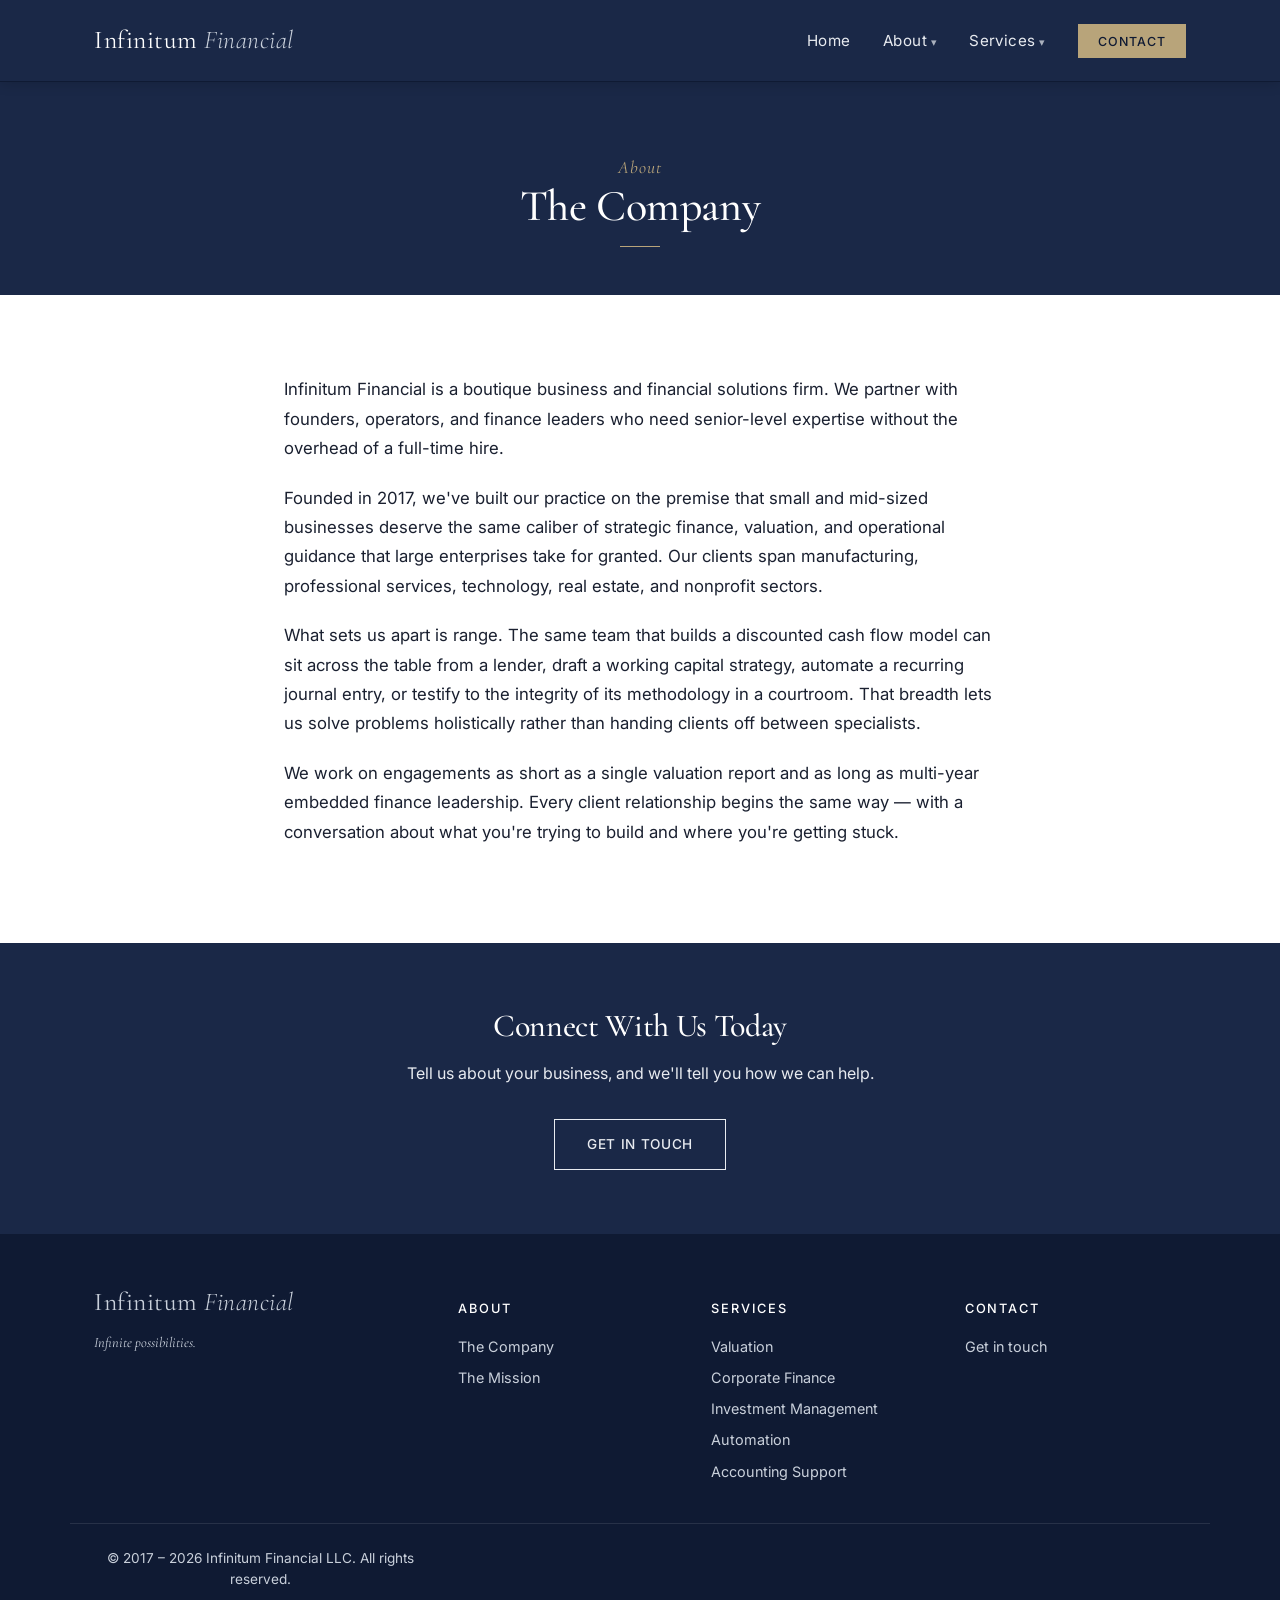
<file: the-company.html>
<!DOCTYPE html>
<html lang="en">
<head>
<meta charset="UTF-8">
<meta name="viewport" content="width=device-width, initial-scale=1">
<title>The Company — Infinitum Financial</title>
<meta name="description" content="Infinitum Financial — a boutique business and financial solutions firm.">
<link rel="preconnect" href="https://fonts.googleapis.com">
<link rel="preconnect" href="https://fonts.gstatic.com" crossorigin>
<link href="https://fonts.googleapis.com/css2?family=Cormorant+Garamond:ital,wght@0,400;0,500;1,400;1,500&family=Inter:wght@300;400;500;600&display=swap" rel="stylesheet">
<link rel="stylesheet" href="assets/css/styles.css">
</head>
<body>

<header class="site-header">
  <div class="container">
    <a href="index.html" class="brand">Infinitum<span class="brand-mark"> Financial</span></a>
    <button class="nav-toggle" aria-label="Menu">☰</button>
    <nav class="primary">
      <ul>
        <li><a href="index.html">Home</a></li>
        <li class="has-sub"><a href="the-company.html">About</a>
          <ul>
            <li><a href="the-company.html">The Company</a></li>
            <li><a href="the-mission.html">The Mission</a></li>
          </ul>
        </li>
        <li class="has-sub"><a href="services.html">Services</a>
          <ul>
            <li><a href="valuation-services.html">Valuation Services</a></li>
            <li><a href="automation.html">Automation</a></li>
            <li><a href="corporate-finance.html">Corporate Finance</a></li>
            <li><a href="investment-management.html">Investment Management</a></li>
            <li><a href="accounting-support.html">Accounting Support</a></li>
          </ul>
        </li>
        <li><a href="contact.html" class="nav-cta">Contact</a></li>
      </ul>
    </nav>
  </div>
</header>

<section class="page-header">
  <div class="container">
    <div class="page-eyebrow">About</div>
    <h1>The Company</h1>
    <div class="divider"></div>
  </div>
</section>

<section>
  <div class="container-narrow prose">
    <p>Infinitum Financial is a boutique business and financial solutions firm. We partner with founders, operators, and finance leaders who need senior-level expertise without the overhead of a full-time hire.</p>
    <p>Founded in 2017, we've built our practice on the premise that small and mid-sized businesses deserve the same caliber of strategic finance, valuation, and operational guidance that large enterprises take for granted. Our clients span manufacturing, professional services, technology, real estate, and nonprofit sectors.</p>
    <p>What sets us apart is range. The same team that builds a discounted cash flow model can sit across the table from a lender, draft a working capital strategy, automate a recurring journal entry, or testify to the integrity of its methodology in a courtroom. That breadth lets us solve problems holistically rather than handing clients off between specialists.</p>
    <p>We work on engagements as short as a single valuation report and as long as multi-year embedded finance leadership. Every client relationship begins the same way — with a conversation about what you're trying to build and where you're getting stuck.</p>
  </div>
</section>

<section class="cta-strip">
  <div class="container">
    <h2>Connect With Us Today</h2>
    <p>Tell us about your business, and we'll tell you how we can help.</p>
    <a href="contact.html" class="btn btn-outline">Get In Touch</a>
  </div>
</section>

<footer class="site-footer">
  <div class="container">
    <div>
      <a href="index.html" class="brand">Infinitum<span class="brand-mark"> Financial</span></a>
      <div class="footer-brand-tagline">Infinite possibilities.</div>
    </div>
    <div>
      <h4>About</h4>
      <ul>
        <li><a href="the-company.html">The Company</a></li>
        <li><a href="the-mission.html">The Mission</a></li>
      </ul>
    </div>
    <div>
      <h4>Services</h4>
      <ul>
        <li><a href="valuation-services.html">Valuation</a></li>
        <li><a href="corporate-finance.html">Corporate Finance</a></li>
        <li><a href="investment-management.html">Investment Management</a></li>
        <li><a href="automation.html">Automation</a></li>
        <li><a href="accounting-support.html">Accounting Support</a></li>
      </ul>
    </div>
    <div>
      <h4>Contact</h4>
      <ul>
        <li><a href="contact.html">Get in touch</a></li>
      </ul>
    </div>
  </div>
  <div class="container footer-bottom">
    © 2017 – 2026 Infinitum Financial LLC. All rights reserved.
  </div>
</footer>

<script src="assets/js/site.js"></script>
</body>
</html>
</file>
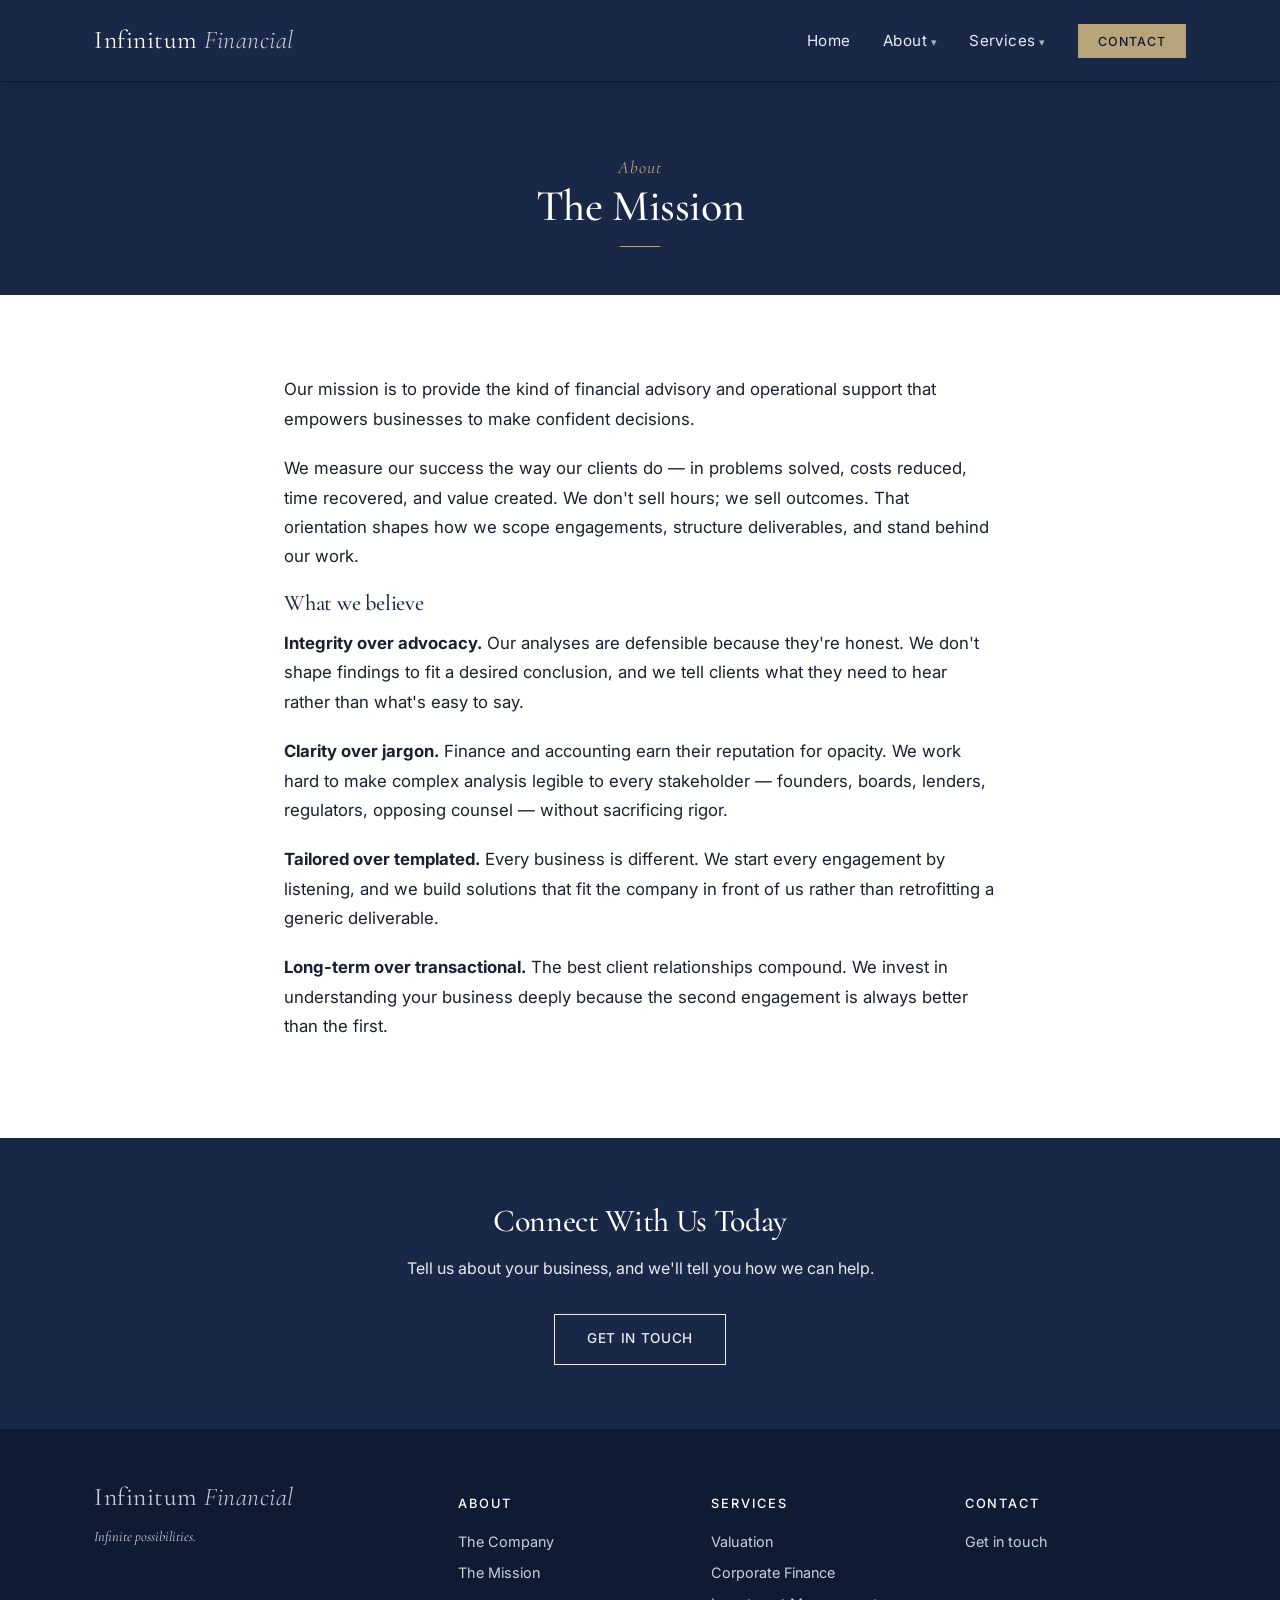
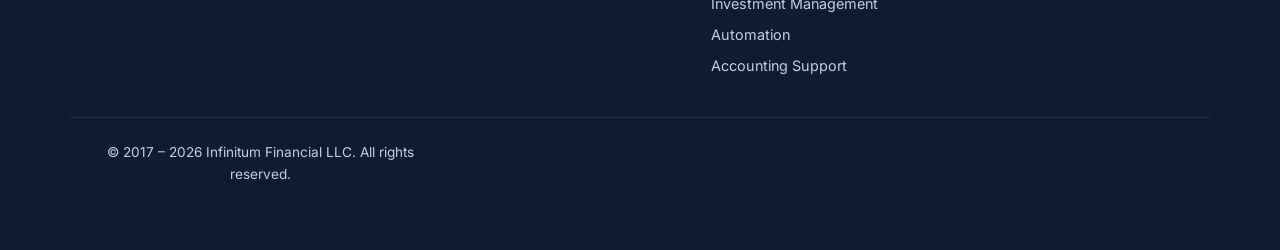
<file: the-mission.html>
<!DOCTYPE html>
<html lang="en">
<head>
<meta charset="UTF-8">
<meta name="viewport" content="width=device-width, initial-scale=1">
<title>The Mission — Infinitum Financial</title>
<meta name="description" content="Our mission, principles, and how we work with clients.">
<link rel="preconnect" href="https://fonts.googleapis.com">
<link rel="preconnect" href="https://fonts.gstatic.com" crossorigin>
<link href="https://fonts.googleapis.com/css2?family=Cormorant+Garamond:ital,wght@0,400;0,500;1,400;1,500&family=Inter:wght@300;400;500;600&display=swap" rel="stylesheet">
<link rel="stylesheet" href="assets/css/styles.css">
</head>
<body>

<header class="site-header">
  <div class="container">
    <a href="index.html" class="brand">Infinitum<span class="brand-mark"> Financial</span></a>
    <button class="nav-toggle" aria-label="Menu">☰</button>
    <nav class="primary">
      <ul>
        <li><a href="index.html">Home</a></li>
        <li class="has-sub"><a href="the-company.html">About</a>
          <ul>
            <li><a href="the-company.html">The Company</a></li>
            <li><a href="the-mission.html">The Mission</a></li>
          </ul>
        </li>
        <li class="has-sub"><a href="services.html">Services</a>
          <ul>
            <li><a href="valuation-services.html">Valuation Services</a></li>
            <li><a href="automation.html">Automation</a></li>
            <li><a href="corporate-finance.html">Corporate Finance</a></li>
            <li><a href="investment-management.html">Investment Management</a></li>
            <li><a href="accounting-support.html">Accounting Support</a></li>
          </ul>
        </li>
        <li><a href="contact.html" class="nav-cta">Contact</a></li>
      </ul>
    </nav>
  </div>
</header>

<section class="page-header">
  <div class="container">
    <div class="page-eyebrow">About</div>
    <h1>The Mission</h1>
    <div class="divider"></div>
  </div>
</section>

<section>
  <div class="container-narrow prose">
    <p>Our mission is to provide the kind of financial advisory and operational support that empowers businesses to make confident decisions.</p>
    <p>We measure our success the way our clients do — in problems solved, costs reduced, time recovered, and value created. We don't sell hours; we sell outcomes. That orientation shapes how we scope engagements, structure deliverables, and stand behind our work.</p>
    <h3>What we believe</h3>
    <p><strong>Integrity over advocacy.</strong> Our analyses are defensible because they're honest. We don't shape findings to fit a desired conclusion, and we tell clients what they need to hear rather than what's easy to say.</p>
    <p><strong>Clarity over jargon.</strong> Finance and accounting earn their reputation for opacity. We work hard to make complex analysis legible to every stakeholder — founders, boards, lenders, regulators, opposing counsel — without sacrificing rigor.</p>
    <p><strong>Tailored over templated.</strong> Every business is different. We start every engagement by listening, and we build solutions that fit the company in front of us rather than retrofitting a generic deliverable.</p>
    <p><strong>Long-term over transactional.</strong> The best client relationships compound. We invest in understanding your business deeply because the second engagement is always better than the first.</p>
  </div>
</section>

<section class="cta-strip">
  <div class="container">
    <h2>Connect With Us Today</h2>
    <p>Tell us about your business, and we'll tell you how we can help.</p>
    <a href="contact.html" class="btn btn-outline">Get In Touch</a>
  </div>
</section>

<footer class="site-footer">
  <div class="container">
    <div>
      <a href="index.html" class="brand">Infinitum<span class="brand-mark"> Financial</span></a>
      <div class="footer-brand-tagline">Infinite possibilities.</div>
    </div>
    <div>
      <h4>About</h4>
      <ul>
        <li><a href="the-company.html">The Company</a></li>
        <li><a href="the-mission.html">The Mission</a></li>
      </ul>
    </div>
    <div>
      <h4>Services</h4>
      <ul>
        <li><a href="valuation-services.html">Valuation</a></li>
        <li><a href="corporate-finance.html">Corporate Finance</a></li>
        <li><a href="investment-management.html">Investment Management</a></li>
        <li><a href="automation.html">Automation</a></li>
        <li><a href="accounting-support.html">Accounting Support</a></li>
      </ul>
    </div>
    <div>
      <h4>Contact</h4>
      <ul>
        <li><a href="contact.html">Get in touch</a></li>
      </ul>
    </div>
  </div>
  <div class="container footer-bottom">
    © 2017 – 2026 Infinitum Financial LLC. All rights reserved.
  </div>
</footer>

<script src="assets/js/site.js"></script>
</body>
</html>
</file>
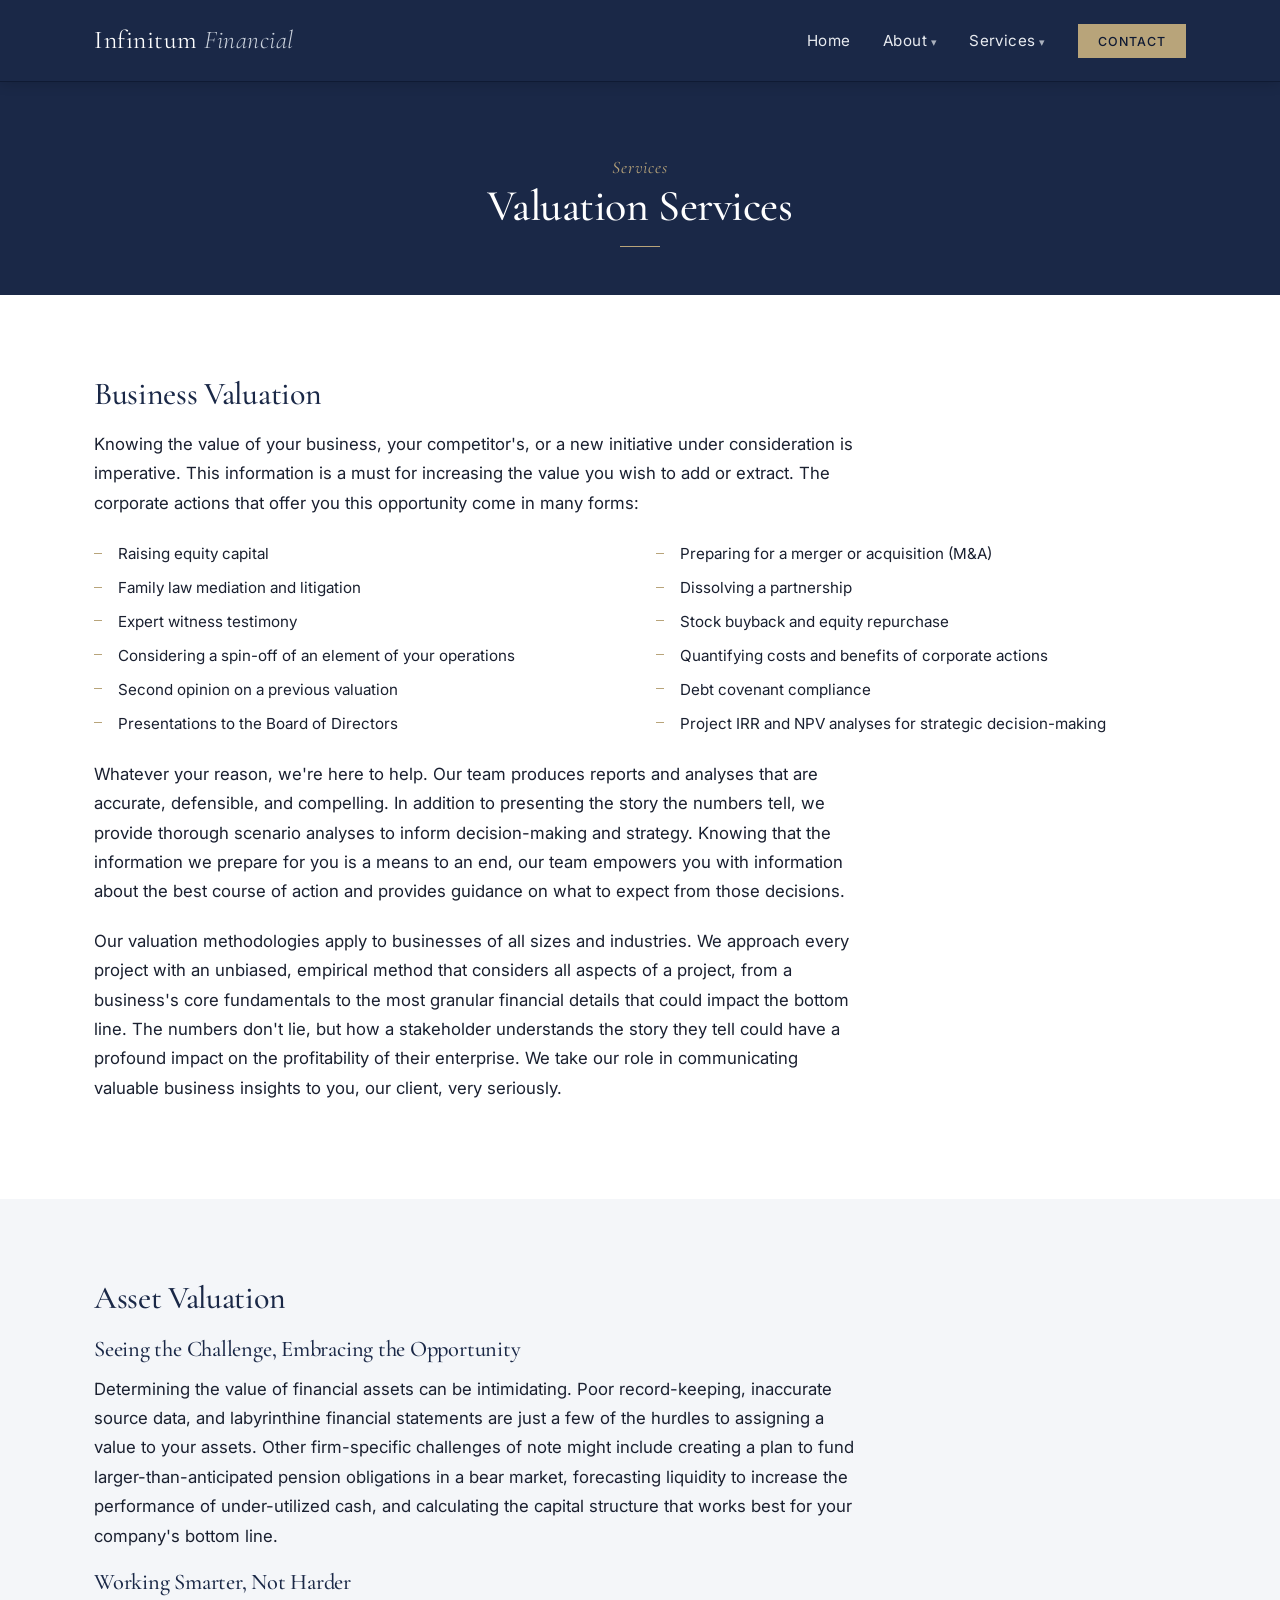
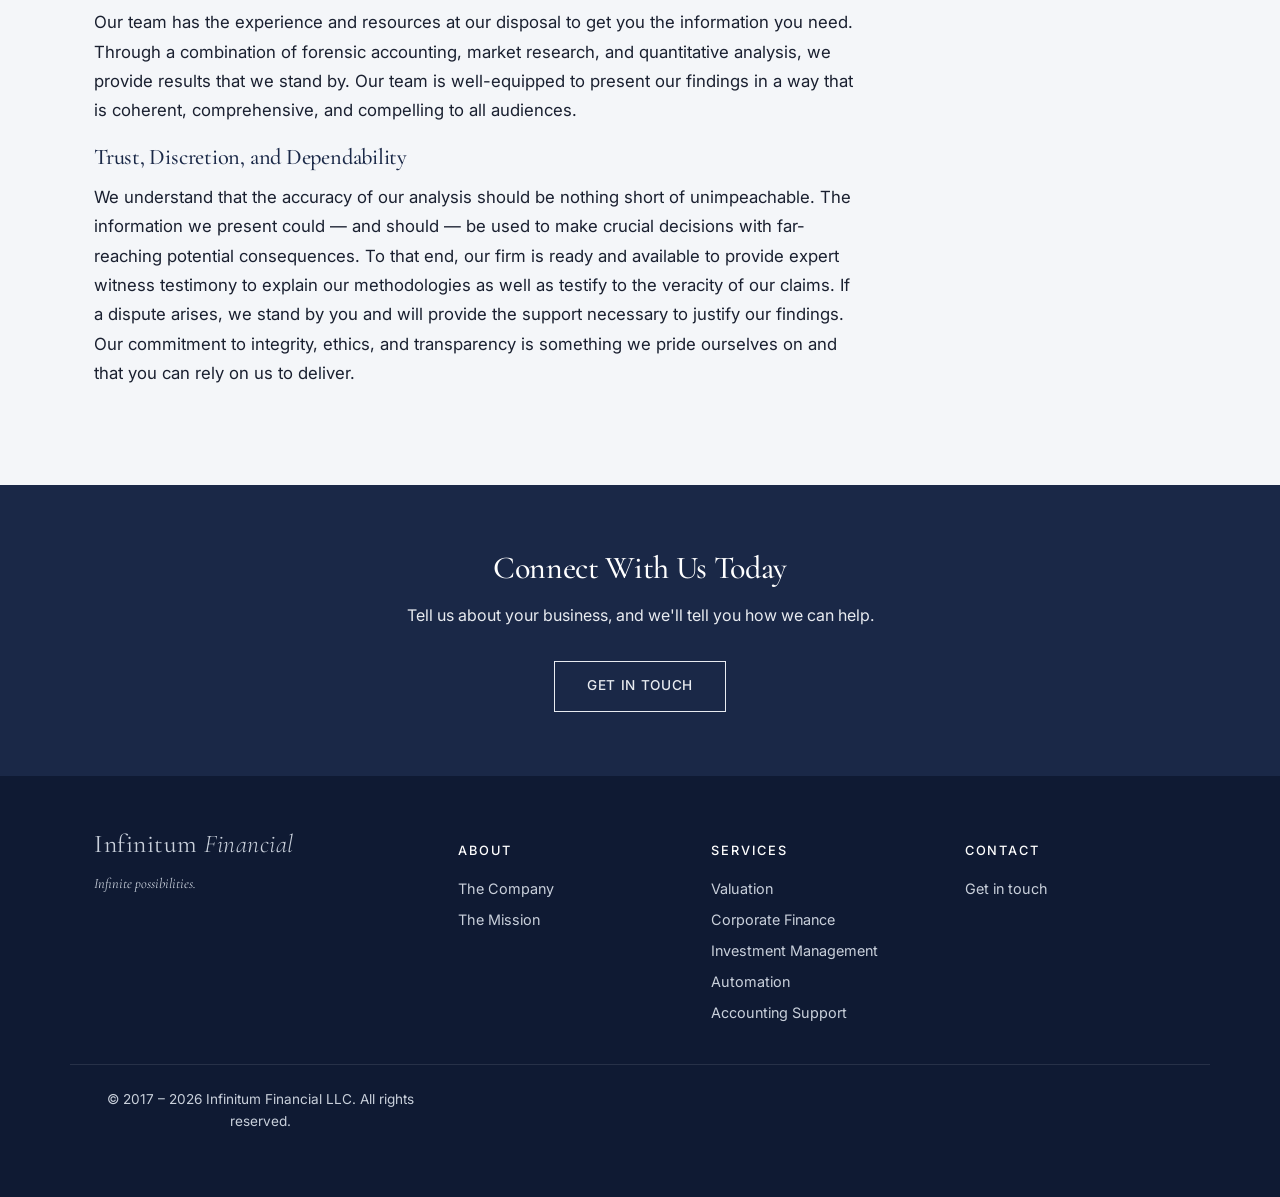
<file: valuation-services.html>
<!DOCTYPE html>
<html lang="en">
<head>
<meta charset="UTF-8">
<meta name="viewport" content="width=device-width, initial-scale=1">
<title>Valuation Services — Infinitum Financial</title>
<meta name="description" content="Business and asset valuation for M&A, partnerships, litigation, and strategic planning.">
<link rel="preconnect" href="https://fonts.googleapis.com">
<link rel="preconnect" href="https://fonts.gstatic.com" crossorigin>
<link href="https://fonts.googleapis.com/css2?family=Cormorant+Garamond:ital,wght@0,400;0,500;1,400;1,500&family=Inter:wght@300;400;500;600&display=swap" rel="stylesheet">
<link rel="stylesheet" href="assets/css/styles.css">
</head>
<body>

<header class="site-header">
  <div class="container">
    <a href="index.html" class="brand">Infinitum<span class="brand-mark"> Financial</span></a>
    <button class="nav-toggle" aria-label="Menu">☰</button>
    <nav class="primary">
      <ul>
        <li><a href="index.html">Home</a></li>
        <li class="has-sub"><a href="the-company.html">About</a>
          <ul>
            <li><a href="the-company.html">The Company</a></li>
            <li><a href="the-mission.html">The Mission</a></li>
          </ul>
        </li>
        <li class="has-sub"><a href="services.html">Services</a>
          <ul>
            <li><a href="valuation-services.html">Valuation Services</a></li>
            <li><a href="automation.html">Automation</a></li>
            <li><a href="corporate-finance.html">Corporate Finance</a></li>
            <li><a href="investment-management.html">Investment Management</a></li>
            <li><a href="accounting-support.html">Accounting Support</a></li>
          </ul>
        </li>
        <li><a href="contact.html" class="nav-cta">Contact</a></li>
      </ul>
    </nav>
  </div>
</header>

<section class="page-header">
  <div class="container">
    <div class="page-eyebrow">Services</div>
    <h1>Valuation Services</h1>
    <div class="divider"></div>
  </div>
</section>

<section>
  <div class="container">
    <div class="prose">
      <h2>Business Valuation</h2>
      <p>Knowing the value of your business, your competitor's, or a new initiative under consideration is imperative. This information is a must for increasing the value you wish to add or extract. The corporate actions that offer you this opportunity come in many forms:</p>
    </div>
    <ul class="checklist">
      <li>Raising equity capital</li>
      <li>Preparing for a merger or acquisition (M&amp;A)</li>
      <li>Family law mediation and litigation</li>
      <li>Dissolving a partnership</li>
      <li>Expert witness testimony</li>
      <li>Stock buyback and equity repurchase</li>
      <li>Considering a spin-off of an element of your operations</li>
      <li>Quantifying costs and benefits of corporate actions</li>
      <li>Second opinion on a previous valuation</li>
      <li>Debt covenant compliance</li>
      <li>Presentations to the Board of Directors</li>
      <li>Project IRR and NPV analyses for strategic decision-making</li>
    </ul>
    <div class="prose">
      <p>Whatever your reason, we're here to help. Our team produces reports and analyses that are accurate, defensible, and compelling. In addition to presenting the story the numbers tell, we provide thorough scenario analyses to inform decision-making and strategy. Knowing that the information we prepare for you is a means to an end, our team empowers you with information about the best course of action and provides guidance on what to expect from those decisions.</p>
      <p>Our valuation methodologies apply to businesses of all sizes and industries. We approach every project with an unbiased, empirical method that considers all aspects of a project, from a business's core fundamentals to the most granular financial details that could impact the bottom line. The numbers don't lie, but how a stakeholder understands the story they tell could have a profound impact on the profitability of their enterprise. We take our role in communicating valuable business insights to you, our client, very seriously.</p>
    </div>
  </div>
</section>

<section class="alt">
  <div class="container">
    <div class="prose">
      <h2>Asset Valuation</h2>
      <h3>Seeing the Challenge, Embracing the Opportunity</h3>
      <p>Determining the value of financial assets can be intimidating. Poor record-keeping, inaccurate source data, and labyrinthine financial statements are just a few of the hurdles to assigning a value to your assets. Other firm-specific challenges of note might include creating a plan to fund larger-than-anticipated pension obligations in a bear market, forecasting liquidity to increase the performance of under-utilized cash, and calculating the capital structure that works best for your company's bottom line.</p>
      <h3>Working Smarter, Not Harder</h3>
      <p>Our team has the experience and resources at our disposal to get you the information you need. Through a combination of forensic accounting, market research, and quantitative analysis, we provide results that we stand by. Our team is well-equipped to present our findings in a way that is coherent, comprehensive, and compelling to all audiences.</p>
      <h3>Trust, Discretion, and Dependability</h3>
      <p>We understand that the accuracy of our analysis should be nothing short of unimpeachable. The information we present could — and should — be used to make crucial decisions with far-reaching potential consequences. To that end, our firm is ready and available to provide expert witness testimony to explain our methodologies as well as testify to the veracity of our claims. If a dispute arises, we stand by you and will provide the support necessary to justify our findings. Our commitment to integrity, ethics, and transparency is something we pride ourselves on and that you can rely on us to deliver.</p>
    </div>
  </div>
</section>

<section class="cta-strip">
  <div class="container">
    <h2>Connect With Us Today</h2>
    <p>Tell us about your business, and we'll tell you how we can help.</p>
    <a href="contact.html" class="btn btn-outline">Get In Touch</a>
  </div>
</section>

<footer class="site-footer">
  <div class="container">
    <div>
      <a href="index.html" class="brand">Infinitum<span class="brand-mark"> Financial</span></a>
      <div class="footer-brand-tagline">Infinite possibilities.</div>
    </div>
    <div>
      <h4>About</h4>
      <ul>
        <li><a href="the-company.html">The Company</a></li>
        <li><a href="the-mission.html">The Mission</a></li>
      </ul>
    </div>
    <div>
      <h4>Services</h4>
      <ul>
        <li><a href="valuation-services.html">Valuation</a></li>
        <li><a href="corporate-finance.html">Corporate Finance</a></li>
        <li><a href="investment-management.html">Investment Management</a></li>
        <li><a href="automation.html">Automation</a></li>
        <li><a href="accounting-support.html">Accounting Support</a></li>
      </ul>
    </div>
    <div>
      <h4>Contact</h4>
      <ul>
        <li><a href="contact.html">Get in touch</a></li>
      </ul>
    </div>
  </div>
  <div class="container footer-bottom">
    © 2017 – 2026 Infinitum Financial LLC. All rights reserved.
  </div>
</footer>

<script src="assets/js/site.js"></script>
</body>
</html>
</file>
<file: assets/css/styles.css>
/* Infinitum Financial — base styles */

:root {
  --navy: #1a2847;
  --navy-deep: #0f1a33;
  --silver: #c9d0db;
  --silver-light: #e8ebf0;
  --silver-pale: #f4f6f9;
  --accent: #b8a47a;
  --text: #1a2030;
  --text-muted: #5a6479;
  --line: #d9dde5;
}

* { box-sizing: border-box; }

html { scroll-behavior: smooth; }

body {
  margin: 0;
  font-family: 'Inter', -apple-system, BlinkMacSystemFont, 'Segoe UI', sans-serif;
  font-size: 16px;
  line-height: 1.6;
  color: var(--text);
  background: #fff;
}

h1, h2, h3, h4 {
  font-family: 'Cormorant Garamond', Georgia, serif;
  color: var(--navy);
  font-weight: 500;
  letter-spacing: -0.01em;
}

h1 { font-size: 2.75rem; line-height: 1.1; margin: 0 0 1rem; }
h2 { font-size: 2rem; line-height: 1.2; margin: 0 0 1rem; }
h3 { font-size: 1.4rem; line-height: 1.3; margin: 0 0 0.75rem; }

p { margin: 0 0 1rem; }

a { color: var(--navy); text-decoration: none; border-bottom: 1px solid transparent; transition: border-color .15s; }
a:hover { border-bottom-color: var(--accent); }

.container { max-width: 1140px; margin: 0 auto; padding: 0 1.5rem; }
.container-narrow { max-width: 800px; margin: 0 auto; padding: 0 1.5rem; }

/* Header */
.site-header {
  background: var(--navy);
  border-bottom: 1px solid var(--navy-deep);
  position: sticky;
  top: 0;
  z-index: 100;
  box-shadow: 0 2px 12px rgba(0,0,0,0.15);
}
.site-header .container {
  display: flex;
  align-items: center;
  justify-content: space-between;
  padding-top: 1.25rem;
  padding-bottom: 1.25rem;
}
.brand {
  font-family: 'Cormorant Garamond', Georgia, serif;
  font-size: 1.6rem;
  color: #fff;
  border-bottom: none;
  letter-spacing: 0.02em;
}
.brand:hover { border-bottom: none; }
.brand-mark { color: var(--silver); font-style: italic; font-weight: 300; }

nav.primary ul {
  list-style: none;
  margin: 0; padding: 0;
  display: flex;
  gap: 2rem;
}
nav.primary a {
  color: var(--silver-light);
  font-size: 0.95rem;
  letter-spacing: 0.03em;
  border-bottom: none;
}
nav.primary a:hover { color: #fff; border-bottom: 1px solid var(--accent); }
nav.primary li.has-sub { position: relative; }
nav.primary li.has-sub > a::after { content: ' ▾'; font-size: 0.7em; opacity: .7; }
nav.primary li.has-sub ul {
  display: none;
  position: absolute;
  top: 100%; left: -1rem;
  background: var(--navy-deep);
  flex-direction: column;
  padding: 0.75rem 0;
  min-width: 220px;
  box-shadow: 0 8px 24px rgba(0,0,0,0.2);
  z-index: 50;
  gap: 0;
}
nav.primary li.has-sub:hover ul { display: flex; }
nav.primary li.has-sub ul li a {
  display: block;
  padding: 0.5rem 1.25rem;
  font-size: 0.9rem;
}
nav.primary li.has-sub ul li a:hover { background: rgba(255,255,255,0.05); }

nav.primary a.nav-cta {
  background: var(--accent);
  color: var(--navy-deep);
  padding: 0.55rem 1.2rem;
  font-weight: 500;
  letter-spacing: 0.08em;
  text-transform: uppercase;
  font-size: 0.78rem;
  border: 1px solid var(--accent);
  transition: all .15s;
}
nav.primary a.nav-cta:hover {
  background: transparent;
  color: var(--accent);
  border-bottom: 1px solid var(--accent);
}

.nav-toggle { display: none; background: none; border: none; color: #fff; font-size: 1.5rem; cursor: pointer; }

/* Hero */
.hero {
  background: linear-gradient(135deg, var(--navy-deep) 0%, var(--navy) 60%, #2a3b5f 100%);
  color: #fff;
  padding: 6rem 0 5rem;
  position: relative;
  overflow: hidden;
}
.hero::before {
  content: '';
  position: absolute;
  top: 0; right: 0; bottom: 0; left: 0;
  background:
    radial-gradient(circle at 20% 50%, rgba(184,164,122,0.08) 0%, transparent 50%),
    radial-gradient(circle at 80% 20%, rgba(201,208,219,0.06) 0%, transparent 50%);
  pointer-events: none;
}
.hero .container { position: relative; z-index: 1; }
.hero h1 { color: #fff; font-size: 3.5rem; margin-bottom: 0.5rem; }
.hero .hero-mark {
  display: inline-block;
  font-family: 'Cormorant Garamond', Georgia, serif;
  font-style: italic;
  font-size: 1.5rem;
  color: var(--accent);
  margin-bottom: 1rem;
  letter-spacing: 0.05em;
}
.hero .tagline {
  font-size: 1.4rem;
  color: var(--silver-light);
  font-weight: 300;
  max-width: 600px;
  margin: 0 0 2rem;
  font-family: 'Cormorant Garamond', Georgia, serif;
  font-style: italic;
}

.hero-divider {
  width: 60px;
  height: 1px;
  background: var(--accent);
  margin: 1.5rem 0;
}

/* Buttons */
.btn {
  display: inline-block;
  padding: 0.85rem 2rem;
  background: var(--accent);
  color: var(--navy-deep);
  font-weight: 500;
  letter-spacing: 0.05em;
  text-transform: uppercase;
  font-size: 0.85rem;
  border: 1px solid var(--accent);
  transition: all .2s;
}
.btn:hover { background: transparent; color: var(--accent); border-bottom: 1px solid var(--accent); }
.btn-outline {
  background: transparent;
  color: var(--silver-light);
  border-color: var(--silver-light);
}
.btn-outline:hover { background: var(--silver-light); color: var(--navy-deep); border-bottom-color: var(--silver-light); }

/* Sections */
section { padding: 5rem 0; }
section.tight { padding: 3.5rem 0; }
section.alt { background: var(--silver-pale); }

.section-label {
  font-size: 0.8rem;
  letter-spacing: 0.2em;
  text-transform: uppercase;
  color: var(--accent);
  margin-bottom: 0.5rem;
  font-weight: 500;
}

.section-title-block { margin-bottom: 3rem; }
.section-title-block .divider {
  width: 40px; height: 1px; background: var(--accent);
  margin-top: 1.25rem;
}

/* Service grid (Home) */
.services-grid {
  display: grid;
  grid-template-columns: repeat(auto-fit, minmax(240px, 1fr));
  gap: 1.5rem;
}
.service-card {
  display: block;
  padding: 2rem 1.5rem;
  background: #fff;
  border: 1px solid var(--line);
  text-align: left;
  transition: all .2s;
  border-bottom: 1px solid var(--line);
}
.service-card:hover {
  border-color: var(--accent);
  box-shadow: 0 6px 20px rgba(26, 40, 71, 0.08);
  transform: translateY(-2px);
  border-bottom: 1px solid var(--accent);
}
.service-card h3 { color: var(--navy); margin: 0 0 0.5rem; font-size: 1.15rem; }
.service-card p { color: var(--text-muted); font-size: 0.9rem; margin: 0; }

/* Feature blocks (alternating image/text) */
.feature {
  display: grid;
  grid-template-columns: 1fr 1fr;
  gap: 4rem;
  align-items: center;
  margin-bottom: 4rem;
}
.feature:last-child { margin-bottom: 0; }
.feature.reverse .feature-content { order: 2; }
.feature.reverse .feature-visual { order: 1; }

.feature-visual {
  background: var(--silver-pale);
  aspect-ratio: 4 / 3;
  display: flex;
  align-items: center;
  justify-content: center;
  border: 1px solid var(--line);
  position: relative;
  overflow: hidden;
}
.feature-visual img,
.feature-visual svg {
  width: 100%;
  height: 100%;
  object-fit: cover;
  display: block;
}
.feature-content h3 { font-size: 1.75rem; }

/* Bullet lists for service pages */
.checklist {
  list-style: none;
  padding: 0;
  margin: 1.5rem 0;
  display: grid;
  grid-template-columns: 1fr 1fr;
  gap: 0.6rem 2rem;
}
.checklist li {
  position: relative;
  padding-left: 1.5rem;
  font-size: 0.95rem;
  color: var(--text);
}
.checklist li::before {
  content: '';
  position: absolute;
  left: 0; top: 0.7em;
  width: 8px; height: 1px;
  background: var(--accent);
}

/* CTA strip */
.cta-strip {
  background: var(--navy);
  color: #fff;
  text-align: center;
  padding: 4rem 0;
}
.cta-strip h2 { color: #fff; }
.cta-strip p { color: var(--silver-light); max-width: 600px; margin: 0 auto 2rem; }

/* Footer */
.site-footer {
  background: var(--navy-deep);
  color: var(--silver);
  padding: 3rem 0 2rem;
  font-size: 0.9rem;
}
.site-footer .container {
  display: grid;
  grid-template-columns: 1.5fr 1fr 1fr 1fr;
  gap: 2rem;
  margin-bottom: 2rem;
}
.site-footer h4 {
  color: #fff;
  font-family: 'Inter', sans-serif;
  font-size: 0.8rem;
  letter-spacing: 0.15em;
  text-transform: uppercase;
  margin-bottom: 1rem;
  font-weight: 500;
}
.site-footer ul { list-style: none; padding: 0; margin: 0; }
.site-footer li { margin-bottom: 0.5rem; }
.site-footer a { color: var(--silver); border-bottom: none; }
.site-footer a:hover { color: #fff; border-bottom: 1px solid var(--accent); }
.footer-brand-tagline {
  color: var(--silver);
  font-family: 'Cormorant Garamond', Georgia, serif;
  font-style: italic;
  margin-top: 0.5rem;
}
.footer-bottom {
  border-top: 1px solid rgba(255,255,255,0.1);
  padding-top: 1.5rem;
  text-align: center;
  color: var(--silver);
  font-size: 0.85rem;
}

/* Forms */
.contact-form {
  display: grid;
  gap: 1.25rem;
  max-width: 600px;
  margin: 2rem 0 0;
}
.form-row { display: grid; grid-template-columns: 1fr 1fr; gap: 1rem; }
label {
  display: block;
  font-size: 0.85rem;
  letter-spacing: 0.05em;
  color: var(--text-muted);
  margin-bottom: 0.4rem;
}
input, textarea, select {
  width: 100%;
  padding: 0.75rem 1rem;
  border: 1px solid var(--line);
  background: #fff;
  font-family: inherit;
  font-size: 1rem;
  color: var(--text);
  transition: border-color .15s;
}
input:focus, textarea:focus, select:focus {
  outline: none;
  border-color: var(--accent);
}
textarea { resize: vertical; min-height: 140px; }

.check-inline {
  display: flex;
  align-items: center;
  gap: 0.5rem;
  margin-top: 0.6rem;
  font-size: 0.85rem;
  color: var(--text-muted);
  cursor: pointer;
}
.check-inline input[type="checkbox"] {
  width: auto;
  margin: 0;
  accent-color: var(--accent);
}
.form-error {
  background: #fbeeee;
  color: #6a1f1f;
  padding: 0.6rem 0.9rem;
  border-left: 2px solid #b94a4a;
  font-size: 0.9rem;
}

/* Page header (subpages) */
.page-header {
  background: var(--navy);
  color: #fff;
  padding: 4.5rem 0 3rem;
  text-align: center;
}
.page-header h1 { color: #fff; margin-bottom: 0.5rem; }
.page-header .page-eyebrow {
  font-family: 'Cormorant Garamond', Georgia, serif;
  font-style: italic;
  color: var(--accent);
  font-size: 1.1rem;
  letter-spacing: 0.05em;
}
.page-header .divider {
  width: 40px; height: 1px; background: var(--accent);
  margin: 1rem auto 0;
}

/* Prose */
.prose { max-width: 760px; }
.prose p { font-size: 1.05rem; line-height: 1.75; }
.prose p + p { margin-top: 1.25rem; }

/* Mobile */
@media (max-width: 820px) {
  h1 { font-size: 2.2rem; }
  h2 { font-size: 1.6rem; }
  .hero { padding: 4rem 0 3.5rem; }
  .hero h1 { font-size: 2.4rem; }
  .hero .tagline { font-size: 1.1rem; }
  section { padding: 3.5rem 0; }
  .feature { grid-template-columns: 1fr; gap: 2rem; margin-bottom: 3rem; }
  .feature.reverse .feature-content { order: 1; }
  .feature.reverse .feature-visual { order: 2; }
  .checklist { grid-template-columns: 1fr; }
  .site-footer .container { grid-template-columns: 1fr 1fr; }
  .form-row { grid-template-columns: 1fr; }
  .nav-toggle { display: block; }
  nav.primary ul {
    display: none;
    position: absolute;
    top: 100%; left: 0; right: 0;
    flex-direction: column;
    background: var(--navy-deep);
    padding: 1rem 0;
    gap: 0;
    z-index: 100;
  }
  nav.primary.open ul { display: flex; }
  nav.primary ul li { padding: 0.5rem 1.5rem; }
  nav.primary li.has-sub ul { position: static; padding-left: 1rem; box-shadow: none; min-width: 0; }
  nav.primary li.has-sub:hover ul { display: none; }
  nav.primary li.has-sub.open > ul { display: flex; }
  .site-header .container { position: relative; }
}
</file>
